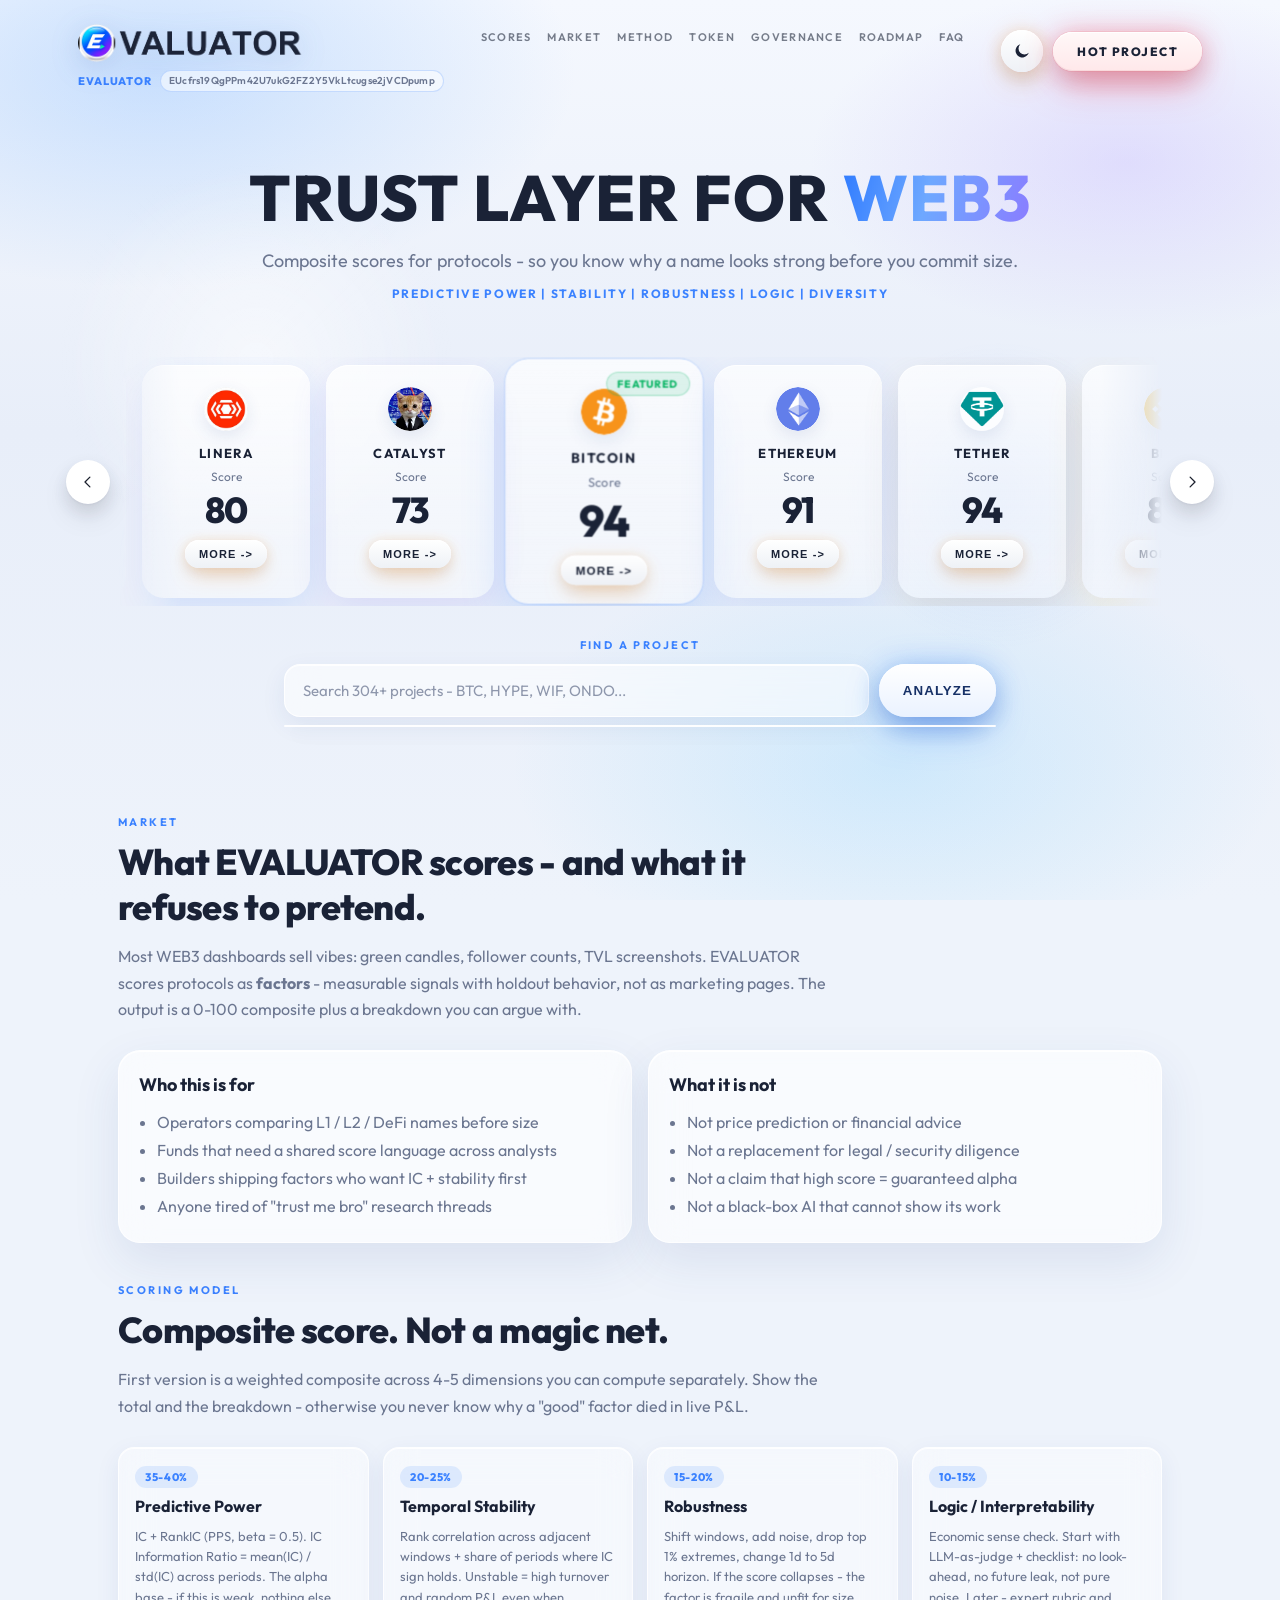
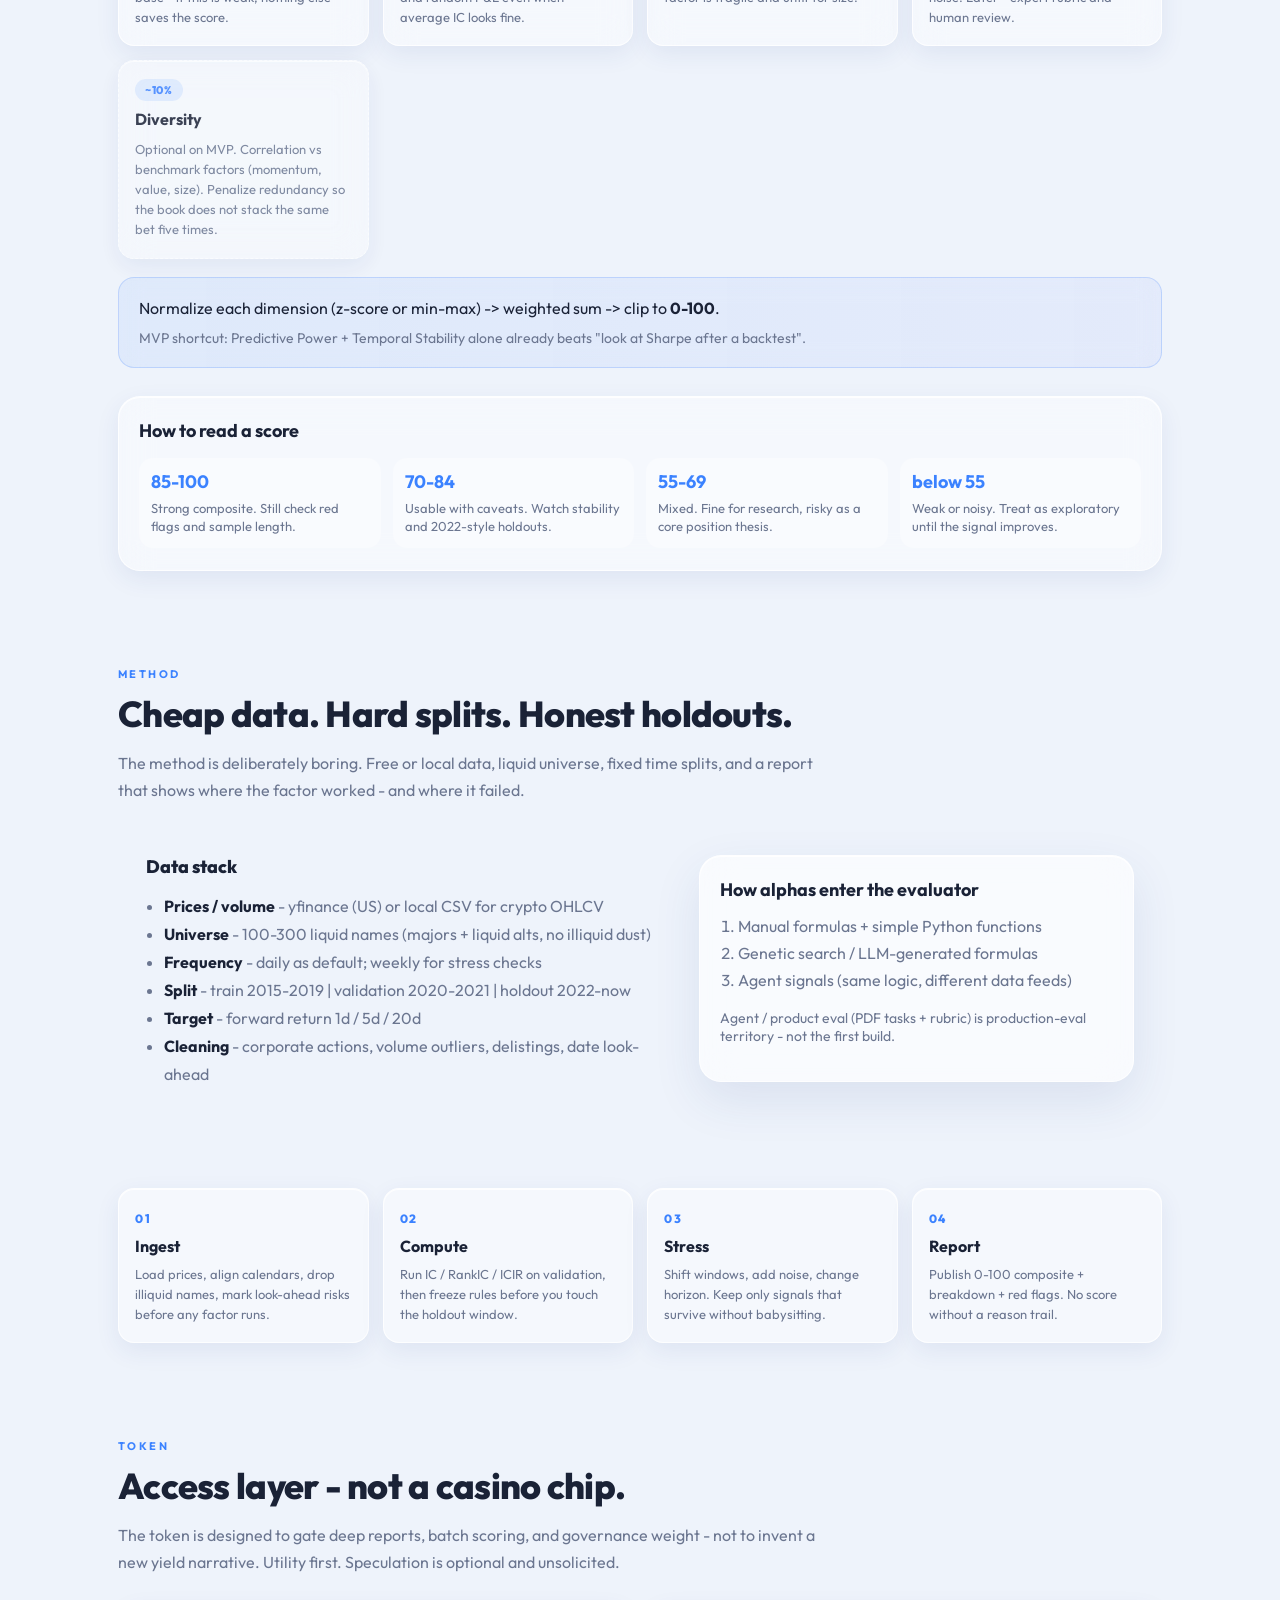
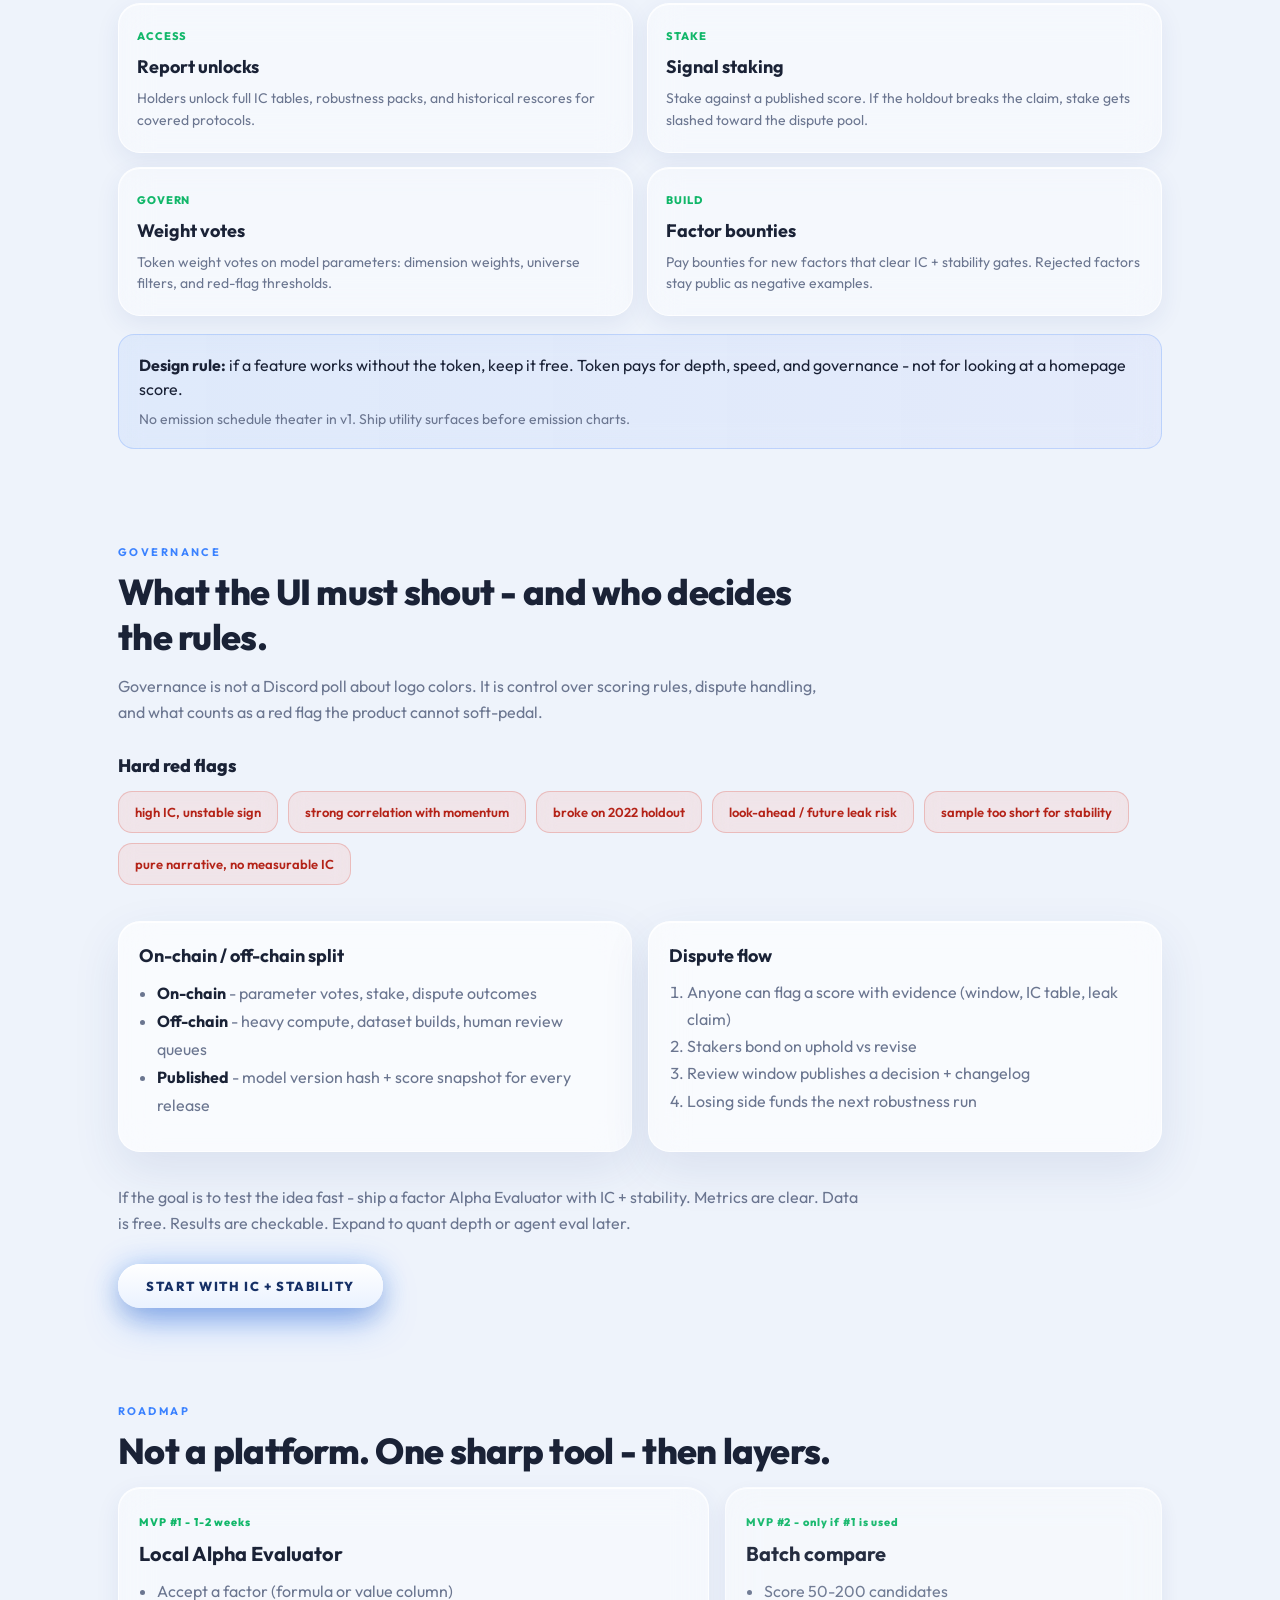
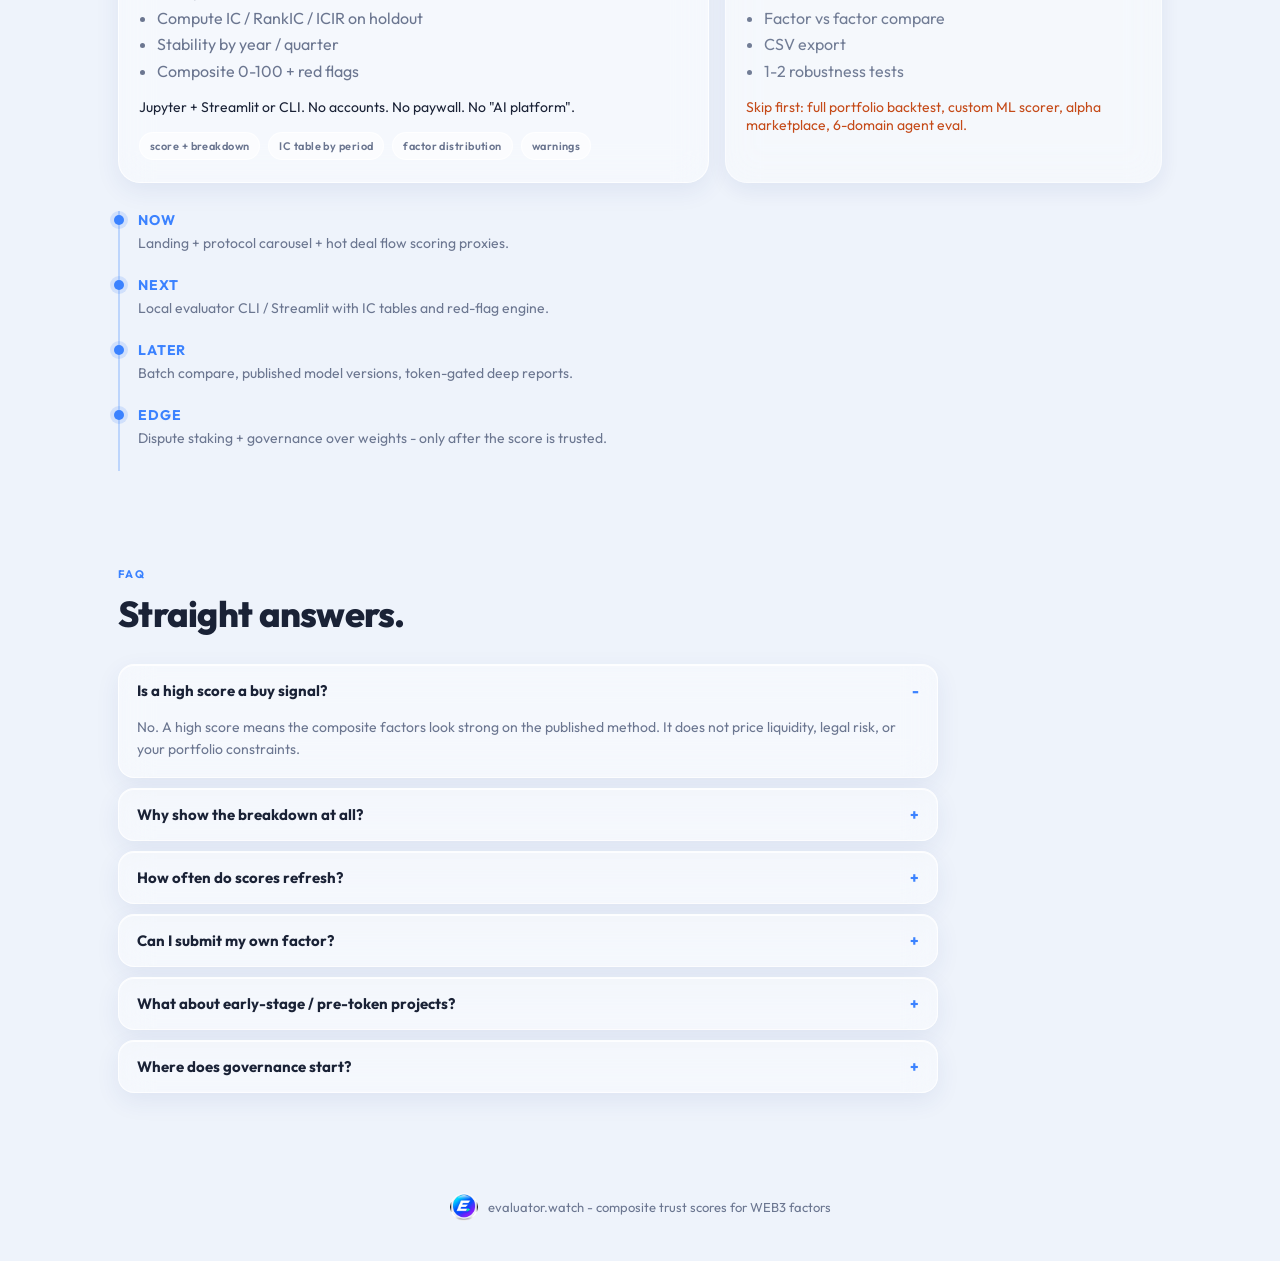
<file: index.html>
﻿<!DOCTYPE html>
<html lang="en">
<head>
  <meta charset="UTF-8" />
  <meta name="viewport" content="width=device-width, initial-scale=1" />
  <title>EVALUATOR - Trust Layer for WEB3 | evaluator.watch</title>
  <meta name="description" content="evaluator.watch - composite factor scores for WEB3 protocols: Predictive Power, Temporal Stability, Robustness, Interpretability, Governance." />
  <link rel="canonical" href="https://evaluator.watch/" />
  <link rel="preconnect" href="https://fonts.googleapis.com" />
  <link rel="preconnect" href="https://fonts.gstatic.com" crossorigin />
  <link href="https://fonts.googleapis.com/css2?family=Outfit:wght@400;500;600;700;800&display=swap" rel="stylesheet" />
  <link rel="stylesheet" href="./styles.css?v=token1" />
  <link rel="icon" href="./assets/logo.png" />
  <script>
    (() => {
      const t = localStorage.getItem("evaluator-theme") || "light";
      document.documentElement.setAttribute("data-theme", t);
    })();
  </script>
</head>
<body>
  <div class="bg-grid" aria-hidden="true"></div>
  <div class="bg-glow" aria-hidden="true"></div>

  <header class="nav">
    <a class="brand" href="#top">
      <img src="./assets/evaluator-wordmark.png" alt="EVALUATOR" class="brand-wordmark" data-wordmark />
      <span class="brand-token" id="brandToken" hidden>
        <span class="brand-ticker" id="brandTicker"></span>
        <button type="button" class="brand-ca" id="brandCa" title="Copy CA"></button>
      </span>
    </a>
    <nav class="nav-links">
      <a href="#scores">SCORES</a>
      <a href="#market">MARKET</a>
      <a href="#method">METHOD</a>
      <a href="#token">TOKEN</a>
      <a href="#governance">GOVERNANCE</a>
      <a href="#roadmap">ROADMAP</a>
      <a href="#faq">FAQ</a>
    </nav>
    <div class="nav-actions">
      <button type="button" class="btn-theme" id="themeToggle" aria-label="Toggle theme" title="Theme">
        <svg class="icon-moon" viewBox="0 0 24 24" width="18" height="18" aria-hidden="true"><path fill="currentColor" d="M21 14.3A9 9 0 1 1 9.7 3a7.2 7.2 0 1 0 11.3 11.3Z"/></svg>
        <svg class="icon-sun" viewBox="0 0 24 24" width="18" height="18" aria-hidden="true"><path fill="currentColor" d="M12 4.5a1 1 0 0 1 1 1V7a1 1 0 1 1-2 0V5.5a1 1 0 0 1 1-1Zm0 11a1 1 0 0 1 1 1V19a1 1 0 1 1-2 0v-2.5a1 1 0 0 1 1-1Zm7.5-4.5a1 1 0 0 1-1 1H17a1 1 0 1 1 0-2h1.5a1 1 0 0 1 1 1ZM8 12a1 1 0 0 1-1 1H5.5a1 1 0 1 1 0-2H7a1 1 0 0 1 1 1Zm9.07-5.07a1 1 0 0 1 0 1.41l-1.06 1.06a1 1 0 1 1-1.41-1.41l1.06-1.06a1 1 0 0 1 1.41 0ZM9.4 14.6a1 1 0 0 1 0 1.41l-1.06 1.06a1 1 0 1 1-1.41-1.41L8 14.6a1 1 0 0 1 1.41 0Zm0-7.07L8.34 6.47A1 1 0 0 1 9.75 5.06l1.06 1.06a1 1 0 0 1-1.41 1.41Zm7.07 7.07-1.06 1.06a1 1 0 1 1-1.41-1.41l1.06-1.06a1 1 0 0 1 1.41 1.41ZM12 8.5a3.5 3.5 0 1 1 0 7 3.5 3.5 0 0 1 0-7Z"/></svg>
      </button>
      <a class="btn-hot" href="./hot.html">HOT PROJECT</a>
    </div>
  </header>

  <main id="top">
    <section class="hero">
      <h1>TRUST LAYER FOR <span class="grad">WEB3</span></h1>
      <p class="hero-sub">Composite scores for protocols - so you know why a name looks strong before you commit size.</p>
      <p class="hero-meta">Predictive Power | Stability | Robustness | Logic | Diversity</p>
    </section>

    <section class="carousel-wrap" id="scores" aria-label="Protocol scores carousel">
      <button class="car-btn prev" type="button" aria-label="Previous">
        <svg viewBox="0 0 24 24" width="18" height="18" aria-hidden="true"><path d="M14.5 5.5 8 12l6.5 6.5" fill="none" stroke="currentColor" stroke-width="1.75" stroke-linecap="round" stroke-linejoin="round"/></svg>
      </button>
      <div class="carousel-viewport">
        <div class="carousel-track" id="carouselTrack"></div>
      </div>
      <button class="car-btn next" type="button" aria-label="Next">
        <svg viewBox="0 0 24 24" width="18" height="18" aria-hidden="true"><path d="M9.5 5.5 16 12l-6.5 6.5" fill="none" stroke="currentColor" stroke-width="1.75" stroke-linecap="round" stroke-linejoin="round"/></svg>
      </button>
    </section>

    <section class="search-panel" id="search">
      <p class="eyebrow center">FIND A PROJECT</p>
      <form class="search-bar" id="searchForm" autocomplete="off">
        <input
          id="searchInput"
          type="search"
          placeholder="Search projects - BTC, HYPE, WIF, ONDO..."
          aria-label="Search project"
          autocomplete="off"
          enterkeyhint="search"
        />
        <button type="submit">ANALYZE</button>
      </form>
      <div class="suggest" id="suggest" hidden></div>
      <div class="analysis" id="analysis" hidden></div>
    </section>

    <section class="panel" id="market">
      <div class="panel-head">
        <p class="eyebrow">MARKET</p>
        <h2>What EVALUATOR scores - and what it refuses to pretend.</h2>
        <p class="lead">
          Most WEB3 dashboards sell vibes: green candles, follower counts, TVL screenshots.
          EVALUATOR scores protocols as <strong>factors</strong> - measurable signals with holdout behavior,
          not as marketing pages. The output is a 0-100 composite plus a breakdown you can argue with.
        </p>
      </div>

      <div class="info-grid">
        <article class="glass-box">
          <h3>Who this is for</h3>
          <ul class="bullets">
            <li>Operators comparing L1 / L2 / DeFi names before size</li>
            <li>Funds that need a shared score language across analysts</li>
            <li>Builders shipping factors who want IC + stability first</li>
            <li>Anyone tired of "trust me bro" research threads</li>
          </ul>
        </article>
        <article class="glass-box">
          <h3>What it is not</h3>
          <ul class="bullets">
            <li>Not price prediction or financial advice</li>
            <li>Not a replacement for legal / security diligence</li>
            <li>Not a claim that high score = guaranteed alpha</li>
            <li>Not a black-box AI that cannot show its work</li>
          </ul>
        </article>
      </div>

      <div class="panel-head tight">
        <p class="eyebrow">SCORING MODEL</p>
        <h2>Composite score. Not a magic net.</h2>
        <p class="lead">
          First version is a weighted composite across 4-5 dimensions you can compute separately.
          Show the total and the breakdown - otherwise you never know why a "good" factor died in live P&amp;L.
        </p>
      </div>

      <div class="dims">
        <article class="dim">
          <div class="dim-top">
            <span class="dim-w">35-40%</span>
            <h3>Predictive Power</h3>
          </div>
          <p>IC + RankIC (PPS, beta = 0.5). IC Information Ratio = mean(IC) / std(IC) across periods. The alpha base - if this is weak, nothing else saves the score.</p>
        </article>
        <article class="dim">
          <div class="dim-top">
            <span class="dim-w">20-25%</span>
            <h3>Temporal Stability</h3>
          </div>
          <p>Rank correlation across adjacent windows + share of periods where IC sign holds. Unstable = high turnover and random P&amp;L even when average IC looks fine.</p>
        </article>
        <article class="dim">
          <div class="dim-top">
            <span class="dim-w">15-20%</span>
            <h3>Robustness</h3>
          </div>
          <p>Shift windows, add noise, drop top 1% extremes, change 1d to 5d horizon. If the score collapses - the factor is fragile and unfit for size.</p>
        </article>
        <article class="dim">
          <div class="dim-top">
            <span class="dim-w">10-15%</span>
            <h3>Logic / Interpretability</h3>
          </div>
          <p>Economic sense check. Start with LLM-as-judge + checklist: no look-ahead, no future leak, not pure noise. Later - expert rubric and human review.</p>
        </article>
        <article class="dim optional">
          <div class="dim-top">
            <span class="dim-w">~10%</span>
            <h3>Diversity</h3>
          </div>
          <p>Optional on MVP. Correlation vs benchmark factors (momentum, value, size). Penalize redundancy so the book does not stack the same bet five times.</p>
        </article>
      </div>

      <div class="formula">
        <p>Normalize each dimension (z-score or min-max) -> weighted sum -> clip to <strong>0-100</strong>.</p>
        <p class="muted">MVP shortcut: Predictive Power + Temporal Stability alone already beats "look at Sharpe after a backtest".</p>
      </div>

      <div class="readout">
        <h3>How to read a score</h3>
        <div class="readout-grid">
          <div class="readout-item">
            <strong>85-100</strong>
            <span>Strong composite. Still check red flags and sample length.</span>
          </div>
          <div class="readout-item">
            <strong>70-84</strong>
            <span>Usable with caveats. Watch stability and 2022-style holdouts.</span>
          </div>
          <div class="readout-item">
            <strong>55-69</strong>
            <span>Mixed. Fine for research, risky as a core position thesis.</span>
          </div>
          <div class="readout-item">
            <strong>below 55</strong>
            <span>Weak or noisy. Treat as exploratory until the signal improves.</span>
          </div>
        </div>
      </div>
    </section>

    <section class="panel" id="method">
      <div class="panel-head">
        <p class="eyebrow">METHOD</p>
        <h2>Cheap data. Hard splits. Honest holdouts.</h2>
        <p class="lead">
          The method is deliberately boring. Free or local data, liquid universe, fixed time splits,
          and a report that shows where the factor worked - and where it failed.
        </p>
      </div>

      <div class="panel split">
        <div>
          <h3 class="subhead">Data stack</h3>
          <ul class="bullets">
            <li><strong>Prices / volume</strong> - yfinance (US) or local CSV for crypto OHLCV</li>
            <li><strong>Universe</strong> - 100-300 liquid names (majors + liquid alts, no illiquid dust)</li>
            <li><strong>Frequency</strong> - daily as default; weekly for stress checks</li>
            <li><strong>Split</strong> - train 2015-2019 | validation 2020-2021 | holdout 2022-now</li>
            <li><strong>Target</strong> - forward return 1d / 5d / 20d</li>
            <li><strong>Cleaning</strong> - corporate actions, volume outliers, delistings, date look-ahead</li>
          </ul>
        </div>
        <div class="glass-box">
          <h3>How alphas enter the evaluator</h3>
          <ol>
            <li>Manual formulas + simple Python functions</li>
            <li>Genetic search / LLM-generated formulas</li>
            <li>Agent signals (same logic, different data feeds)</li>
          </ol>
          <p class="muted">Agent / product eval (PDF tasks + rubric) is production-eval territory - not the first build.</p>
        </div>
      </div>

      <div class="steps">
        <article class="step">
          <span class="step-n">01</span>
          <h3>Ingest</h3>
          <p>Load prices, align calendars, drop illiquid names, mark look-ahead risks before any factor runs.</p>
        </article>
        <article class="step">
          <span class="step-n">02</span>
          <h3>Compute</h3>
          <p>Run IC / RankIC / ICIR on validation, then freeze rules before you touch the holdout window.</p>
        </article>
        <article class="step">
          <span class="step-n">03</span>
          <h3>Stress</h3>
          <p>Shift windows, add noise, change horizon. Keep only signals that survive without babysitting.</p>
        </article>
        <article class="step">
          <span class="step-n">04</span>
          <h3>Report</h3>
          <p>Publish 0-100 composite + breakdown + red flags. No score without a reason trail.</p>
        </article>
      </div>
    </section>

    <section class="panel" id="token">
      <div class="panel-head">
        <p class="eyebrow">TOKEN</p>
        <h2>Access layer - not a casino chip.</h2>
        <p class="lead">
          The token is designed to gate deep reports, batch scoring, and governance weight -
          not to invent a new yield narrative. Utility first. Speculation is optional and unsolicited.
        </p>
      </div>

      <div class="token-grid">
        <article class="token-card">
          <span class="tag">ACCESS</span>
          <h3>Report unlocks</h3>
          <p>Holders unlock full IC tables, robustness packs, and historical rescores for covered protocols.</p>
        </article>
        <article class="token-card">
          <span class="tag">STAKE</span>
          <h3>Signal staking</h3>
          <p>Stake against a published score. If the holdout breaks the claim, stake gets slashed toward the dispute pool.</p>
        </article>
        <article class="token-card">
          <span class="tag">GOVERN</span>
          <h3>Weight votes</h3>
          <p>Token weight votes on model parameters: dimension weights, universe filters, and red-flag thresholds.</p>
        </article>
        <article class="token-card">
          <span class="tag">BUILD</span>
          <h3>Factor bounties</h3>
          <p>Pay bounties for new factors that clear IC + stability gates. Rejected factors stay public as negative examples.</p>
        </article>
      </div>

      <div class="formula">
        <p><strong>Design rule:</strong> if a feature works without the token, keep it free. Token pays for depth, speed, and governance - not for looking at a homepage score.</p>
        <p class="muted">No emission schedule theater in v1. Ship utility surfaces before emission charts.</p>
      </div>
    </section>

    <section class="panel flags" id="governance">
      <div class="panel-head">
        <p class="eyebrow">GOVERNANCE</p>
        <h2>What the UI must shout - and who decides the rules.</h2>
        <p class="lead">
          Governance is not a Discord poll about logo colors. It is control over scoring rules,
          dispute handling, and what counts as a red flag the product cannot soft-pedal.
        </p>
      </div>

      <h3 class="subhead">Hard red flags</h3>
      <div class="flag-row">
        <div class="flag">high IC, unstable sign</div>
        <div class="flag">strong correlation with momentum</div>
        <div class="flag">broke on 2022 holdout</div>
        <div class="flag">look-ahead / future leak risk</div>
        <div class="flag">sample too short for stability</div>
        <div class="flag">pure narrative, no measurable IC</div>
      </div>

      <div class="info-grid">
        <article class="glass-box">
          <h3>On-chain / off-chain split</h3>
          <ul class="bullets">
            <li><strong>On-chain</strong> - parameter votes, stake, dispute outcomes</li>
            <li><strong>Off-chain</strong> - heavy compute, dataset builds, human review queues</li>
            <li><strong>Published</strong> - model version hash + score snapshot for every release</li>
          </ul>
        </article>
        <article class="glass-box">
          <h3>Dispute flow</h3>
          <ol>
            <li>Anyone can flag a score with evidence (window, IC table, leak claim)</li>
            <li>Stakers bond on uphold vs revise</li>
            <li>Review window publishes a decision + changelog</li>
            <li>Losing side funds the next robustness run</li>
          </ol>
        </article>
      </div>

      <p class="lead tight">
        If the goal is to test the idea fast - ship a factor Alpha Evaluator with IC + stability.
        Metrics are clear. Data is free. Results are checkable. Expand to quant depth or agent eval later.
      </p>
      <a class="btn-support big" href="#search">START WITH IC + STABILITY</a>
    </section>

    <section class="panel" id="roadmap">
      <p class="eyebrow">ROADMAP</p>
      <h2>Not a platform. One sharp tool - then layers.</h2>
      <div class="mvp-grid">
        <article class="mvp-card">
          <span class="tag">MVP #1 - 1-2 weeks</span>
          <h3>Local Alpha Evaluator</h3>
          <ul>
            <li>Accept a factor (formula or value column)</li>
            <li>Compute IC / RankIC / ICIR on holdout</li>
            <li>Stability by year / quarter</li>
            <li>Composite 0-100 + red flags</li>
          </ul>
          <p class="stack">Jupyter + Streamlit or CLI. No accounts. No paywall. No "AI platform".</p>
          <div class="screen-bits">
            <span>score + breakdown</span>
            <span>IC table by period</span>
            <span>factor distribution</span>
            <span>warnings</span>
          </div>
        </article>
        <article class="mvp-card soft">
          <span class="tag">MVP #2 - only if #1 is used</span>
          <h3>Batch compare</h3>
          <ul>
            <li>Score 50-200 candidates</li>
            <li>Factor vs factor compare</li>
            <li>CSV export</li>
            <li>1-2 robustness tests</li>
          </ul>
          <p class="stack warn">Skip first: full portfolio backtest, custom ML scorer, alpha marketplace, 6-domain agent eval.</p>
        </article>
      </div>

      <div class="timeline">
        <article class="tl-item">
          <span class="tl-dot"></span>
          <div>
            <strong>Now</strong>
            <p>Landing + protocol carousel + hot deal flow scoring proxies.</p>
          </div>
        </article>
        <article class="tl-item">
          <span class="tl-dot"></span>
          <div>
            <strong>Next</strong>
            <p>Local evaluator CLI / Streamlit with IC tables and red-flag engine.</p>
          </div>
        </article>
        <article class="tl-item">
          <span class="tl-dot"></span>
          <div>
            <strong>Later</strong>
            <p>Batch compare, published model versions, token-gated deep reports.</p>
          </div>
        </article>
        <article class="tl-item">
          <span class="tl-dot"></span>
          <div>
            <strong>Edge</strong>
            <p>Dispute staking + governance over weights - only after the score is trusted.</p>
          </div>
        </article>
      </div>
    </section>

    <section class="panel" id="faq">
      <div class="panel-head">
        <p class="eyebrow">FAQ</p>
        <h2>Straight answers.</h2>
      </div>

      <div class="faq-list">
        <details class="faq-item" open>
          <summary>Is a high score a buy signal?</summary>
          <p>No. A high score means the composite factors look strong on the published method. It does not price liquidity, legal risk, or your portfolio constraints.</p>
        </details>
        <details class="faq-item">
          <summary>Why show the breakdown at all?</summary>
          <p>Because a single number without IC / stability / robustness is how people ship factors that die in the first live month. Breakdown is the product.</p>
        </details>
        <details class="faq-item">
          <summary>How often do scores refresh?</summary>
          <p>Protocol carousel scores refresh when the model version changes. Hot Project deal scores refresh with the fundraising scrape (see updated timestamp on that page).</p>
        </details>
        <details class="faq-item">
          <summary>Can I submit my own factor?</summary>
          <p>That is the MVP #1 path: local evaluator first. Public submissions come after we can score batches without turning the site into a spam sink.</p>
        </details>
        <details class="faq-item">
          <summary>What about early-stage / pre-token projects?</summary>
          <p>They use investor / raise / sector proxies until IC history exists. Expect wider confidence bands and more red flags - that is honest, not broken.</p>
        </details>
        <details class="faq-item">
          <summary>Where does governance start?</summary>
          <p>After the score language is stable. Early governance without a trusted model is just costume politics.</p>
        </details>
      </div>
    </section>
  </main>

  <footer class="foot">
    <img src="./assets/logo.png" alt="" width="28" height="28" />
    <span>evaluator.watch - composite trust scores for WEB3 factors</span>
  </footer>

  <script src="./token.js"></script>
  <script src="./theme.js"></script>
  <script src="./cursor.js?v=2"></script>
  <script src="./app.js?v=clean1"></script>
</body>
</html>
</file>
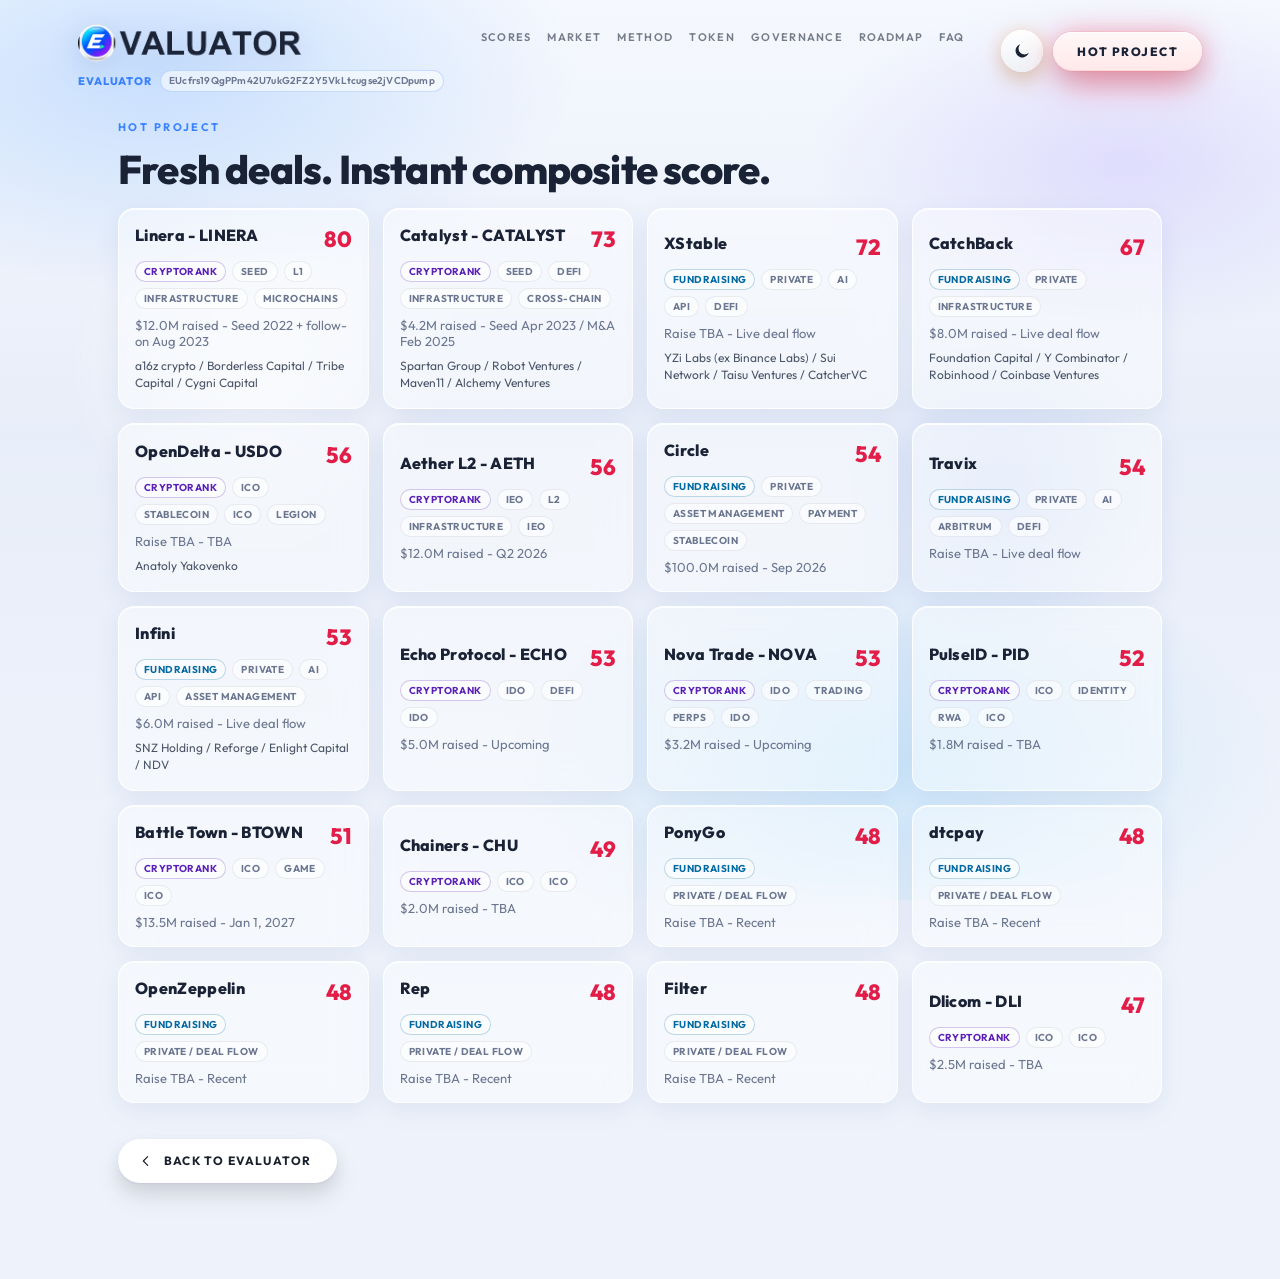
<file: hot.html>
<!DOCTYPE html>
<html lang="en">
<head>
  <meta charset="UTF-8" />
  <meta name="viewport" content="width=device-width, initial-scale=1" />
  <title>HOT PROJECT - EVALUATOR | evaluator.watch</title>
  <link rel="canonical" href="https://evaluator.watch/hot.html" />
  <link rel="preconnect" href="https://fonts.googleapis.com" />
  <link rel="preconnect" href="https://fonts.gstatic.com" crossorigin />
  <link href="https://fonts.googleapis.com/css2?family=Outfit:wght@400;500;600;700;800&display=swap" rel="stylesheet" />
  <link rel="stylesheet" href="./styles.css?v=token1" />
  <link rel="icon" href="./assets/logo.png" />
  <script>
    (() => {
      const t = localStorage.getItem("evaluator-theme") || "light";
      document.documentElement.setAttribute("data-theme", t);
    })();
  </script>
</head>
<body>
  <div class="bg-grid" aria-hidden="true"></div>
  <div class="bg-glow" aria-hidden="true"></div>

  <header class="nav">
    <a class="brand" href="./index.html">
      <img src="./assets/evaluator-wordmark.png" alt="EVALUATOR" class="brand-wordmark" data-wordmark />
      <span class="brand-token" id="brandToken" hidden>
        <span class="brand-ticker" id="brandTicker"></span>
        <button type="button" class="brand-ca" id="brandCa" title="Copy CA"></button>
      </span>
    </a>
    <nav class="nav-links">
      <a href="./index.html#scores">SCORES</a>
      <a href="./index.html#market">MARKET</a>
      <a href="./index.html#method">METHOD</a>
      <a href="./index.html#token">TOKEN</a>
      <a href="./index.html#governance">GOVERNANCE</a>
      <a href="./index.html#roadmap">ROADMAP</a>
      <a href="./index.html#faq">FAQ</a>
    </nav>
    <div class="nav-actions">
      <button type="button" class="btn-theme" id="themeToggle" aria-label="Toggle theme" title="Theme">
        <svg class="icon-moon" viewBox="0 0 24 24" width="18" height="18" aria-hidden="true"><path fill="currentColor" d="M21 14.3A9 9 0 1 1 9.7 3a7.2 7.2 0 1 0 11.3 11.3Z"/></svg>
        <svg class="icon-sun" viewBox="0 0 24 24" width="18" height="18" aria-hidden="true"><path fill="currentColor" d="M12 4.5a1 1 0 0 1 1 1V7a1 1 0 1 1-2 0V5.5a1 1 0 0 1 1-1Zm0 11a1 1 0 0 1 1 1V19a1 1 0 1 1-2 0v-2.5a1 1 0 0 1 1-1Zm7.5-4.5a1 1 0 0 1-1 1H17a1 1 0 1 1 0-2h1.5a1 1 0 0 1 1 1ZM8 12a1 1 0 0 1-1 1H5.5a1 1 0 1 1 0-2H7a1 1 0 0 1 1 1Zm9.07-5.07a1 1 0 0 1 0 1.41l-1.06 1.06a1 1 0 1 1-1.41-1.41l1.06-1.06a1 1 0 0 1 1.41 0ZM9.4 14.6a1 1 0 0 1 0 1.41l-1.06 1.06a1 1 0 1 1-1.41-1.41L8 14.6a1 1 0 0 1 1.41 0Zm0-7.07L8.34 6.47A1 1 0 0 1 9.75 5.06l1.06 1.06a1 1 0 0 1-1.41 1.41Zm7.07 7.07-1.06 1.06a1 1 0 1 1-1.41-1.41l1.06-1.06a1 1 0 0 1 1.41 1.41ZM12 8.5a3.5 3.5 0 1 1 0 7 3.5 3.5 0 0 1 0-7Z"/></svg>
      </button>
      <a class="btn-hot" href="./hot.html">HOT PROJECT</a>
    </div>
  </header>

  <main class="panel hot-page">
    <p class="eyebrow">HOT PROJECT</p>
    <h1 class="hot-page-title">Fresh deals. Instant composite score.</h1>

    <div class="hot-grid" id="hotGrid"></div>
    <div class="analysis" id="hotAnalysis" hidden></div>

    <p class="back-wrap">
      <a class="btn-back" href="./index.html">
        <svg viewBox="0 0 24 24" width="16" height="16" aria-hidden="true"><path d="M14.5 5.5 8 12l6.5 6.5" fill="none" stroke="currentColor" stroke-width="1.75" stroke-linecap="round" stroke-linejoin="round"/></svg>
        <span>BACK TO EVALUATOR</span>
      </a>
    </p>
  </main>

  <script src="./token.js"></script>
  <script src="./theme.js"></script>
  <script src="./cursor.js?v=2"></script>
  <script src="./hot.js"></script>
</body>
</html>
</file>
<file: styles.css>
:root {
  --bg: #eef3fb;
  --bg-2: #f7f9fd;
  --text: #1a2236;
  --muted: #6b7690;
  --line: rgba(255, 255, 255, 0.55);
  --line-soft: rgba(26, 34, 54, 0.08);
  --glass: rgba(255, 255, 255, 0.42);
  --glass-strong: rgba(255, 255, 255, 0.62);
  --cyan: #2f7bff;
  --purple: #6b8cff;
  --blue: #3b82ff;
  --blue-hot: #1e6fff;
  --green: #12b76a;
  --green-glow: rgba(18, 183, 106, 0.28);
  --orange: #f7931a;
  --pink: #ff4db8;
  --shadow: 0 18px 48px rgba(40, 70, 140, 0.1);
  --shadow-sm: 0 8px 24px rgba(40, 70, 140, 0.08);
  --font: "Outfit", system-ui, sans-serif;
  --radius: 22px;
  --radius-sm: 16px;
  --nav-link: rgba(26, 34, 54, 0.58);
  --glass-card: linear-gradient(180deg, rgba(255, 255, 255, 0.72), rgba(255, 255, 255, 0.38));
  --input-bg: rgba(255, 255, 255, 0.55);
}

* { box-sizing: border-box; }
html { scroll-behavior: smooth; }
body {
  margin: 0;
  min-height: 100vh;
  font-family: var(--font);
  color: var(--text);
  background: var(--bg);
  overflow-x: hidden;
}

a { color: inherit; text-decoration: none; }
img { display: block; max-width: 100%; }

.bg-grid {
  position: fixed;
  inset: 0;
  z-index: 0;
  pointer-events: none;
  background:
    radial-gradient(ellipse 55% 40% at 12% 8%, rgba(120, 180, 255, 0.35), transparent 60%),
    radial-gradient(ellipse 45% 35% at 88% 18%, rgba(180, 160, 255, 0.28), transparent 55%),
    radial-gradient(ellipse 50% 40% at 70% 85%, rgba(100, 200, 255, 0.22), transparent 60%),
    linear-gradient(180deg, #f5f8fe 0%, #e8eef9 48%, #eef3fb 100%);
  opacity: 1;
  transform: none;
}

.bg-glow {
  position: fixed;
  inset: 0;
  z-index: 0;
  pointer-events: none;
  background:
    radial-gradient(circle 280px at 20% 40%, rgba(255, 255, 255, 0.55), transparent 70%),
    radial-gradient(circle 220px at 78% 55%, rgba(90, 150, 255, 0.12), transparent 70%);
}

.nav, main, .foot { position: relative; z-index: 1; }

.nav {
  display: flex;
  align-items: flex-start;
  justify-content: space-between;
  gap: 24px;
  max-width: 1180px;
  margin: 0 auto;
  padding: 22px 28px 0;
  overflow: visible;
}

.nav-links,
.nav-actions {
  padding-top: 8px;
}

.brand {
  display: flex;
  flex-direction: column;
  align-items: flex-start;
  gap: 6px;
  text-decoration: none;
}

.brand-wordmark {
  height: 42px;
  width: auto;
  object-fit: contain;
  filter: drop-shadow(0 6px 14px rgba(60, 100, 180, 0.18));
}

.brand-token {
  display: inline-flex;
  align-items: center;
  gap: 8px;
  max-width: min(520px, 92vw);
  flex-wrap: wrap;
}

.brand-ticker {
  font-size: 11px;
  font-weight: 800;
  letter-spacing: 0.08em;
  color: var(--blue);
}

.brand-ca {
  appearance: none;
  border: 1px solid rgba(47, 123, 255, 0.22);
  background: rgba(255, 255, 255, 0.55);
  color: var(--muted);
  font: inherit;
  font-size: 10px;
  font-weight: 600;
  letter-spacing: 0.02em;
  padding: 4px 8px;
  border-radius: 999px;
  cursor: pointer;
  line-height: 1.2;
  backdrop-filter: blur(10px);
  transition: color 0.15s ease, border-color 0.15s ease, background 0.15s ease;
  word-break: break-all;
  text-align: left;
  max-width: 100%;
}

.brand-ca:hover:not(:disabled) {
  color: var(--text);
  border-color: rgba(47, 123, 255, 0.45);
  background: rgba(255, 255, 255, 0.8);
}

.brand-ca:disabled {
  cursor: default;
  opacity: 0.72;
}

[data-theme="dark"] .brand-ca {
  background: rgba(255, 255, 255, 0.06);
  border-color: rgba(255, 255, 255, 0.12);
  color: var(--muted);
}

[data-theme="dark"] .brand-ca:hover:not(:disabled) {
  background: rgba(255, 255, 255, 0.1);
  color: var(--text);
  border-color: rgba(90, 160, 255, 0.35);
}

.nav-links {
  display: flex;
  flex-wrap: wrap;
  justify-content: center;
  gap: 16px;
  font-size: 11px;
  font-weight: 600;
  letter-spacing: 0.12em;
  color: var(--nav-link);
}

.nav-links a:hover { color: var(--text); }

.nav-actions {
  display: inline-flex;
  align-items: center;
  gap: 10px;
}

.btn-theme {
  display: inline-flex;
  align-items: center;
  justify-content: center;
  width: 42px;
  height: 42px;
  border-radius: 999px;
  border: 0;
  background: linear-gradient(180deg, #ffffff 0%, #eef1f6 100%);
  color: var(--text);
  cursor: pointer;
  box-shadow:
    inset 0 1px 0 rgba(255, 255, 255, 0.95),
    0 8px 18px rgba(20, 24, 40, 0.1),
    0 14px 30px -8px rgba(255, 160, 60, 0.45),
    0 0 18px rgba(255, 170, 80, 0.28);
  transition: transform 0.2s ease, box-shadow 0.2s ease;
}

.btn-theme:hover {
  transform: translateY(-2px);
  box-shadow:
    inset 0 1px 0 #fff,
    0 10px 22px rgba(20, 24, 40, 0.12),
    0 18px 36px -6px rgba(255, 160, 60, 0.55),
    0 0 24px rgba(255, 170, 80, 0.38);
}

.btn-theme .icon-sun { display: none; }
.btn-theme .icon-moon { display: block; }

[data-theme="dark"] .btn-theme .icon-sun { display: block; }
[data-theme="dark"] .btn-theme .icon-moon { display: none; }

.btn-hot {
  position: relative;
  display: inline-flex;
  align-items: center;
  justify-content: center;
  padding: 12px 24px;
  border-radius: 999px;
  border: 0;
  background: linear-gradient(180deg, #fff8f8 0%, #ffe8ea 100%);
  color: #1a2236;
  font-size: 12px;
  font-weight: 800;
  letter-spacing: 0.12em;
  text-decoration: none;
  box-shadow:
    inset 0 1px 0 rgba(255, 255, 255, 0.95),
    inset 0 -1px 0 rgba(180, 40, 60, 0.08),
    0 10px 22px rgba(20, 24, 40, 0.1),
    0 0 0 1px rgba(255, 120, 130, 0.18),
    0 16px 36px -6px rgba(255, 70, 90, 0.55),
    0 0 28px rgba(255, 90, 110, 0.35);
  transition: transform 0.2s ease, box-shadow 0.2s ease;
}

.btn-hot:hover {
  transform: translateY(-2px);
  box-shadow:
    inset 0 1px 0 rgba(255, 255, 255, 1),
    0 14px 26px rgba(20, 24, 40, 0.12),
    0 0 0 1px rgba(255, 120, 130, 0.28),
    0 20px 44px -4px rgba(255, 70, 90, 0.65),
    0 0 36px rgba(255, 90, 110, 0.45);
}

.btn-back {
  display: inline-flex;
  align-items: center;
  justify-content: center;
  gap: 10px;
  padding: 14px 26px 14px 20px;
  border-radius: 999px;
  border: 0;
  background: #ffffff;
  color: #1a1f2c;
  font-size: 12px;
  font-weight: 700;
  letter-spacing: 0.1em;
  box-shadow:
    0 1px 2px rgba(30, 40, 60, 0.06),
    0 8px 18px rgba(40, 50, 70, 0.12),
    0 14px 28px rgba(60, 50, 40, 0.08);
  transition: transform 0.18s ease, box-shadow 0.18s ease;
}

.btn-back svg {
  flex-shrink: 0;
  display: block;
}

.btn-back:hover {
  transform: translateY(-1px);
  box-shadow:
    0 2px 4px rgba(30, 40, 60, 0.08),
    0 10px 22px rgba(40, 50, 70, 0.14),
    0 16px 32px rgba(60, 50, 40, 0.1);
}

.back-wrap {
  margin-top: 36px;
}

.btn-support {
  display: inline-flex;
  align-items: center;
  justify-content: center;
  padding: 12px 24px;
  border-radius: 999px;
  border: 0;
  background: linear-gradient(180deg, #ffffff 0%, #eaf2ff 100%);
  color: #163066;
  font-size: 12px;
  font-weight: 800;
  letter-spacing: 0.12em;
  box-shadow:
    inset 0 1px 0 rgba(255, 255, 255, 0.95),
    0 10px 22px rgba(20, 24, 40, 0.1),
    0 16px 36px -6px rgba(47, 123, 255, 0.5),
    0 0 28px rgba(80, 150, 255, 0.35);
  transition: transform 0.2s ease, box-shadow 0.2s ease;
}

.btn-support:hover {
  transform: translateY(-2px);
  box-shadow:
    inset 0 1px 0 #fff,
    0 14px 26px rgba(20, 24, 40, 0.12),
    0 20px 44px -4px rgba(47, 123, 255, 0.6),
    0 0 36px rgba(80, 150, 255, 0.45);
}

.btn-support.big {
  margin-top: 28px;
  padding: 14px 28px;
  font-size: 13px;
}

.hero {
  text-align: center;
  padding: 72px 24px 36px;
}

.hero h1 {
  margin: 0;
  font-size: clamp(36px, 6vw, 64px);
  font-weight: 800;
  letter-spacing: 0.02em;
  line-height: 1.05;
  color: var(--text);
}

.grad {
  background: linear-gradient(105deg, #2f7bff 0%, #6ea8ff 45%, #8b7bff 100%);
  -webkit-background-clip: text;
  background-clip: text;
  color: transparent;
}

.hero-sub {
  margin: 18px 0 0;
  color: var(--muted);
  font-size: clamp(15px, 2vw, 18px);
  font-weight: 400;
}

.scores {
  display: none;
}

.carousel-wrap {
  display: grid;
  grid-template-columns: 44px 1fr 44px;
  gap: 8px;
  align-items: center;
  max-width: 1180px;
  margin: 0 auto;
  padding: 20px 16px 32px;
  border: 0;
  background: transparent;
  box-shadow: none;
}

.carousel-viewport {
  overflow: hidden;
  border: 0;
  box-shadow: none;
  background: transparent;
  -webkit-mask-image: linear-gradient(90deg, transparent, #000 6%, #000 94%, transparent);
  mask-image: linear-gradient(90deg, transparent, #000 6%, #000 94%, transparent);
}

.carousel-track {
  display: flex;
  gap: 16px;
  width: max-content;
  will-change: transform;
  border: 0;
  padding: 8px 4px;
}

.car-btn {
  width: 44px;
  height: 44px;
  border-radius: 50%;
  border: 0;
  display: inline-flex;
  align-items: center;
  justify-content: center;
  padding: 0;
  background: #ffffff;
  color: #1a1f2c;
  cursor: pointer;
  box-shadow:
    0 1px 2px rgba(30, 40, 60, 0.06),
    0 8px 18px rgba(40, 50, 70, 0.12),
    0 14px 28px rgba(60, 50, 40, 0.08);
  transition: transform 0.18s ease, box-shadow 0.18s ease;
}

.car-btn svg {
  display: block;
  pointer-events: none;
}

.car-btn:hover {
  transform: translateY(-1px) scale(1.03);
  box-shadow:
    0 2px 4px rgba(30, 40, 60, 0.08),
    0 10px 22px rgba(40, 50, 70, 0.14),
    0 16px 32px rgba(60, 50, 40, 0.1);
}

.car-btn:active {
  transform: translateY(0) scale(0.98);
}

.score-card {
  position: relative;
  flex: 0 0 168px;
  display: flex;
  flex-direction: column;
  align-items: center;
  gap: 8px;
  padding: 22px 14px 18px;
  border-radius: var(--radius);
  background: var(--glass-card);
  border: 0;
  outline: none;
  backdrop-filter: blur(18px) saturate(1.25);
  -webkit-backdrop-filter: blur(18px) saturate(1.25);
  box-shadow:
    inset 0 1px 0 rgba(255, 255, 255, 0.75),
    0 14px 36px color-mix(in srgb, var(--tint, #3b82ff) 14%, transparent);
  transition: transform 0.25s ease, box-shadow 0.25s ease;
}

.score-card .coin {
  width: 44px;
  height: 44px;
  border-radius: 50%;
  display: grid;
  place-items: center;
  font-weight: 800;
  font-size: 18px;
  overflow: hidden;
  background: rgba(255, 255, 255, 0.7);
  box-shadow: 0 6px 16px rgba(40, 70, 140, 0.1);
}

.score-card .coin img {
  width: 44px;
  height: 44px;
  object-fit: cover;
  border-radius: 50%;
  display: block;
}

.score-card .coin.big {
  width: 56px;
  height: 56px;
  font-size: 22px;
}

.score-card .coin.big img {
  width: 56px;
  height: 56px;
}

.suggest-left {
  display: inline-flex;
  align-items: center;
  gap: 10px;
}

.suggest-left img {
  border-radius: 50%;
  background: rgba(255, 255, 255, 0.7);
}

.score-card.featured {
  flex-basis: 188px;
  padding-top: 28px;
  transform: scale(1.05);
  border: 0;
  box-shadow:
    inset 0 1px 0 rgba(255, 255, 255, 0.95),
    0 0 0 1px rgba(59, 130, 255, 0.18),
    0 18px 44px rgba(59, 130, 255, 0.22);
}

.score-card .more {
  margin-top: 4px;
  font-size: 11px;
  font-weight: 700;
  letter-spacing: 0.1em;
  color: var(--text);
  padding: 8px 14px;
  border-radius: 999px;
  border: 0;
  background: linear-gradient(180deg, #ffffff 0%, #eef1f6 100%);
  box-shadow:
    inset 0 1px 0 #fff,
    0 6px 14px rgba(20, 24, 40, 0.08),
    0 10px 22px -6px rgba(255, 160, 60, 0.4),
    0 0 12px rgba(255, 170, 80, 0.2);
  cursor: pointer;
  transition: transform 0.2s ease, box-shadow 0.2s ease;
}

.score-card .more:hover {
  transform: translateY(-1px);
  box-shadow:
    inset 0 1px 0 #fff,
    0 8px 18px rgba(20, 24, 40, 0.1),
    0 14px 28px -4px rgba(255, 160, 60, 0.5),
    0 0 16px rgba(255, 170, 80, 0.3);
}

.featured-badge {
  position: absolute;
  top: 12px;
  right: 12px;
  padding: 4px 10px;
  border-radius: 999px;
  background: rgba(18, 183, 106, 0.12);
  color: var(--green);
  font-size: 10px;
  font-weight: 800;
  letter-spacing: 0.08em;
  border: 1px solid rgba(18, 183, 106, 0.28);
}

.score-card h3 {
  margin: 6px 0 0;
  font-size: 13px;
  font-weight: 700;
  letter-spacing: 0.1em;
}

.label {
  color: var(--muted);
  font-size: 12px;
}

.num {
  font-size: 36px;
  font-weight: 800;
  letter-spacing: -0.03em;
  line-height: 1;
  color: var(--text);
}

.score-card.featured .num { font-size: 42px; }

.search-panel {
  max-width: 760px;
  margin: 0 auto 40px;
  padding: 0 24px 24px;
}

.eyebrow.center { text-align: center; }

.search-bar {
  display: grid;
  grid-template-columns: 1fr auto;
  gap: 10px;
  margin-top: 12px;
}

.search-bar input {
  width: 100%;
  padding: 16px 18px;
  border-radius: 16px;
  border: 1px solid rgba(255, 255, 255, 0.8);
  background: rgba(255, 255, 255, 0.55);
  color: var(--text);
  font: inherit;
  font-size: 15px;
  outline: none;
  backdrop-filter: blur(14px);
  -webkit-backdrop-filter: blur(14px);
  box-shadow: inset 0 1px 0 rgba(255, 255, 255, 0.85), var(--shadow-sm);
}

.search-bar input::placeholder {
  color: rgba(107, 118, 144, 0.75);
}

.search-bar input:focus {
  border-color: rgba(59, 130, 255, 0.55);
  box-shadow: 0 0 0 3px rgba(59, 130, 255, 0.15), var(--shadow-sm);
}

.search-bar button {
  position: relative;
  padding: 0 24px;
  min-height: 52px;
  border-radius: 999px;
  border: 0;
  background: linear-gradient(180deg, #ffffff 0%, #eaf2ff 100%);
  color: #163066;
  font-weight: 800;
  letter-spacing: 0.08em;
  cursor: pointer;
  box-shadow:
    inset 0 1px 0 #fff,
    0 10px 22px rgba(20, 24, 40, 0.1),
    0 16px 36px -6px rgba(47, 123, 255, 0.5),
    0 0 28px rgba(80, 150, 255, 0.35);
  overflow: hidden;
  transition: transform 0.2s ease, box-shadow 0.2s ease;
}

.search-bar button::before {
  content: "";
  position: absolute;
  inset: 0;
  background: linear-gradient(120deg, transparent 20%, rgba(255, 255, 255, 0.55) 45%, transparent 70%);
  transform: translateX(-120%);
  transition: transform 0.55s ease;
}

.search-bar button:hover {
  transform: translateY(-2px);
  box-shadow:
    inset 0 1px 0 #fff,
    0 14px 26px rgba(20, 24, 40, 0.12),
    0 20px 44px -4px rgba(47, 123, 255, 0.6),
    0 0 36px rgba(80, 150, 255, 0.45);
}

.search-bar button:hover::before {
  transform: translateX(120%);
}

.suggest {
  margin-top: 8px;
  display: grid;
  gap: 4px;
  border-radius: 16px;
  border: 1px solid rgba(255, 255, 255, 0.8);
  background: rgba(255, 255, 255, 0.7);
  overflow: hidden;
  backdrop-filter: blur(16px);
  box-shadow: var(--shadow-sm);
}

.suggest-item {
  display: flex;
  justify-content: space-between;
  width: 100%;
  padding: 12px 14px;
  border: 0;
  background: transparent;
  color: var(--text);
  font: inherit;
  cursor: pointer;
  text-align: left;
}

.suggest-item:hover { background: rgba(47, 123, 255, 0.08); }
.suggest-item em { color: var(--muted); font-style: normal; }

.analysis {
  margin-top: 18px;
  padding: 22px;
  border-radius: var(--radius);
  border: 1px solid rgba(255, 255, 255, 0.85);
  background:
    linear-gradient(180deg, rgba(255, 255, 255, 0.75), rgba(255, 255, 255, 0.48));
  box-shadow: var(--shadow);
  backdrop-filter: blur(20px);
  -webkit-backdrop-filter: blur(20px);
  animation: rise 0.35s ease;
}

@keyframes rise {
  from { opacity: 0; transform: translateY(10px); }
  to { opacity: 1; transform: none; }
}

.analysis-head {
  display: flex;
  justify-content: space-between;
  gap: 16px;
  align-items: center;
  margin-bottom: 18px;
}

.analysis-title {
  display: flex;
  gap: 14px;
  align-items: center;
}

.analysis-title h3 {
  margin: 0;
  font-size: 22px;
}

.analysis-title em {
  font-style: normal;
  color: var(--muted);
  font-size: 14px;
  margin-left: 6px;
}

.analysis-title p {
  margin: 6px 0 0;
  color: var(--muted);
  font-size: 14px;
}

.analysis-score {
  text-align: right;
}

.analysis-score span {
  display: block;
  color: var(--muted);
  font-size: 12px;
}

.analysis-score strong {
  font-size: 42px;
  font-weight: 800;
  line-height: 1;
  color: var(--blue-hot);
}

.dim-bars { display: grid; gap: 10px; margin-bottom: 18px; }
.bar-meta {
  display: flex;
  justify-content: space-between;
  font-size: 12px;
  margin-bottom: 4px;
  color: var(--muted);
}
.bar-meta strong { color: var(--text); }
.bar-label {
  display: flex;
  flex-wrap: wrap;
  align-items: baseline;
  gap: 6px;
  min-width: 0;
}
.bar-label em {
  font-style: normal;
  font-size: 11px;
  opacity: 0.7;
  white-space: nowrap;
}
.bar-track {
  height: 8px;
  border-radius: 999px;
  background: rgba(26, 34, 54, 0.08);
  overflow: hidden;
}
.bar-fill { height: 100%; border-radius: inherit; max-width: 100%; }

.suggest-left i {
  font-style: normal;
  color: var(--muted);
  font-size: 12px;
  margin-left: 4px;
}

.analysis-grid {
  display: grid;
  grid-template-columns: 1.1fr 0.9fr;
  gap: 16px;
}

.analysis h4 {
  margin: 0 0 10px;
  font-size: 13px;
  letter-spacing: 0.08em;
  color: var(--blue);
}

.analysis table {
  width: 100%;
  border-collapse: collapse;
  font-size: 13px;
}

.analysis th,
.analysis td {
  padding: 8px 6px;
  border-bottom: 1px solid var(--line-soft);
  text-align: left;
}

.flag-list {
  margin: 0;
  padding-left: 18px;
  color: #c2410c;
  line-height: 1.6;
}

.ok { color: var(--green); }
.miss { color: #c2410c; }
.tiny { font-size: 12px; margin-top: 12px; }

@media (max-width: 980px) {
  .nav-links {
    display: flex;
    max-width: 420px;
    gap: 10px 14px;
    font-size: 10px;
  }
  .analysis-grid { grid-template-columns: 1fr; }
  .brand-wordmark { height: 34px; }
  .info-grid,
  .token-grid,
  .readout-grid,
  .steps {
    grid-template-columns: 1fr 1fr;
  }
}

@media (max-width: 720px) {
  .nav-links { display: none; }
  .info-grid,
  .token-grid,
  .readout-grid,
  .steps {
    grid-template-columns: 1fr;
  }
}

@media (max-width: 560px) {
  .carousel-wrap { grid-template-columns: 32px 1fr 32px; gap: 6px; }
  .score-card { flex-basis: 140px; }
  .search-bar { grid-template-columns: 1fr; }
  .search-bar button { width: 100%; min-height: 48px; }
  .nav { padding-inline: 16px; gap: 12px; }
  .nav-actions { gap: 8px; }
  .btn-hot { padding: 8px 12px; font-size: 10px; }
  .hero { padding-top: 40px; padding-inline: 16px; }
  .hero h1 { font-size: clamp(28px, 9vw, 42px); }
  .hero-sub { font-size: 15px; }
  .hero-meta { font-size: 10px; letter-spacing: 0.08em; line-height: 1.5; }
  .search-panel { padding-inline: 16px; }
  .panel { padding: 20px 16px 56px; }
  .panel-head h2,
  .panel > h2 { font-size: 22px; line-height: 1.25; }
  .lead { font-size: 15px; }
  .analysis {
    padding: 16px;
    margin-top: 14px;
  }
  .analysis-head {
    flex-direction: column;
    align-items: flex-start;
    gap: 12px;
  }
  .analysis-score {
    text-align: left;
    display: flex;
    align-items: baseline;
    gap: 10px;
  }
  .analysis-score strong { font-size: 34px; }
  .analysis-title {
    width: 100%;
    align-items: flex-start;
  }
  .analysis-title h3 {
    font-size: 18px;
    line-height: 1.3;
    word-break: break-word;
  }
  .analysis-title p {
    font-size: 13px;
    line-height: 1.45;
  }
  .coin.big {
    width: 48px;
    height: 48px;
    flex-shrink: 0;
  }
  .bar-meta {
    font-size: 12px;
    gap: 8px;
  }
  .bar-label { max-width: 75%; }
  .analysis-grid { grid-template-columns: 1fr; }
  .analysis table { font-size: 13px; display: block; overflow-x: auto; }
  .dims { grid-template-columns: 1fr; }
  .suggest { max-height: 260px; overflow: auto; }
  .foot { padding-inline: 16px; text-align: center; }
}

.panel {
  max-width: 1100px;
  margin: 0 auto;
  padding: 24px 28px 72px;
  scroll-margin-top: 24px;
}

.panel-head { max-width: 720px; margin-bottom: 28px; }

.eyebrow {
  margin: 0 0 10px;
  font-size: 11px;
  font-weight: 700;
  letter-spacing: 0.22em;
  color: var(--blue);
}

.panel h2 {
  margin: 0 0 14px;
  font-size: clamp(26px, 3.5vw, 36px);
  font-weight: 800;
  letter-spacing: -0.02em;
}

.lead {
  margin: 0;
  color: var(--muted);
  font-size: 16px;
  line-height: 1.65;
  max-width: 68ch;
}

.lead.tight { margin-top: 22px; }

.dims {
  display: grid;
  grid-template-columns: repeat(auto-fit, minmax(200px, 1fr));
  gap: 14px;
}

.dim {
  padding: 18px 16px;
  border-radius: var(--radius-sm);
  background: var(--glass);
  border: 1px solid rgba(255, 255, 255, 0.75);
  backdrop-filter: blur(16px);
  -webkit-backdrop-filter: blur(16px);
  box-shadow: inset 0 1px 0 rgba(255, 255, 255, 0.85), var(--shadow-sm);
}

.dim.optional { opacity: 0.85; border-style: dashed; }

.dim-top {
  display: flex;
  flex-direction: column;
  gap: 8px;
  margin-bottom: 10px;
}

.dim-w {
  display: inline-flex;
  width: fit-content;
  padding: 4px 10px;
  border-radius: 999px;
  background: rgba(47, 123, 255, 0.12);
  color: var(--blue);
  font-size: 11px;
  font-weight: 800;
  letter-spacing: 0.06em;
}

.dim h3 {
  margin: 0;
  font-size: 16px;
  font-weight: 700;
}

.dim p {
  margin: 0;
  color: var(--muted);
  font-size: 13px;
  line-height: 1.55;
}

.formula {
  margin-top: 18px;
  padding: 18px 20px;
  border-radius: var(--radius-sm);
  border: 1px solid rgba(47, 123, 255, 0.2);
  background: linear-gradient(90deg, rgba(47, 123, 255, 0.08), rgba(140, 160, 255, 0.1));
  backdrop-filter: blur(12px);
}

.formula p { margin: 0 0 8px; line-height: 1.5; }
.formula p:last-child { margin: 0; }
.muted { color: var(--muted); font-size: 14px; }

.panel.split {
  display: grid;
  grid-template-columns: 1.1fr 0.9fr;
  gap: 22px;
  align-items: start;
}

.bullets {
  margin: 0;
  padding-left: 18px;
  color: var(--muted);
  line-height: 1.75;
}

.bullets strong { color: var(--text); }

.glass-box {
  padding: 22px 20px;
  border-radius: var(--radius);
  background: var(--glass-strong);
  border: 1px solid rgba(255, 255, 255, 0.8);
  box-shadow: inset 0 1px 0 rgba(255, 255, 255, 0.9), var(--shadow);
  backdrop-filter: blur(18px);
  -webkit-backdrop-filter: blur(18px);
}

.glass-box h3 { margin: 0 0 12px; font-size: 18px; }
.glass-box ol {
  margin: 0 0 14px;
  padding-left: 18px;
  color: var(--muted);
  line-height: 1.7;
}

.mvp-grid {
  display: grid;
  grid-template-columns: 1.15fr 0.85fr;
  gap: 16px;
}

.mvp-card {
  padding: 22px 20px;
  border-radius: var(--radius);
  background: var(--glass);
  border: 1px solid rgba(255, 255, 255, 0.75);
  backdrop-filter: blur(16px);
  box-shadow: inset 0 1px 0 rgba(255, 255, 255, 0.85), var(--shadow-sm);
}

.mvp-card.soft { border-color: rgba(255, 255, 255, 0.55); opacity: 0.95; }

.tag {
  display: inline-block;
  margin-bottom: 12px;
  font-size: 11px;
  font-weight: 800;
  letter-spacing: 0.08em;
  color: var(--green);
}

.mvp-card h3 { margin: 0 0 12px; font-size: 20px; }
.mvp-card ul {
  margin: 0 0 14px;
  padding-left: 18px;
  color: var(--muted);
  line-height: 1.65;
}

.stack { margin: 0; color: var(--text); font-size: 14px; }
.stack.warn { color: #c2410c; }

.screen-bits {
  display: flex;
  flex-wrap: wrap;
  gap: 8px;
  margin-top: 16px;
}

.screen-bits span {
  padding: 6px 10px;
  border-radius: 999px;
  background: rgba(255, 255, 255, 0.55);
  border: 1px solid rgba(255, 255, 255, 0.8);
  font-size: 11px;
  font-weight: 600;
  letter-spacing: 0.04em;
  color: var(--muted);
}

.flags .flag-row {
  display: flex;
  flex-wrap: wrap;
  gap: 10px;
  margin: 0 0 36px;
}

.flag {
  padding: 12px 16px;
  border-radius: 14px;
  border: 1px solid rgba(220, 80, 70, 0.28);
  background: rgba(255, 120, 110, 0.12);
  color: #b42318;
  font-size: 13px;
  font-weight: 600;
  backdrop-filter: blur(10px);
}

#governance .info-grid {
  margin-top: 8px;
  margin-bottom: 32px;
}

.hero-meta {
  margin: 14px 0 0;
  color: var(--blue);
  font-size: 12px;
  font-weight: 700;
  letter-spacing: 0.14em;
  text-transform: uppercase;
}

.panel-head.tight {
  margin-top: 40px;
}

.subhead {
  margin: 0 0 14px;
  font-size: 18px;
  font-weight: 800;
}

.info-grid {
  display: grid;
  grid-template-columns: repeat(2, minmax(0, 1fr));
  gap: 16px;
  margin-bottom: 28px;
}

.readout {
  margin-top: 28px;
  padding: 22px 20px;
  border-radius: var(--radius);
  background: var(--glass);
  border: 1px solid rgba(255, 255, 255, 0.75);
  box-shadow: inset 0 1px 0 rgba(255, 255, 255, 0.85), var(--shadow-sm);
  backdrop-filter: blur(16px);
}

.readout h3 {
  margin: 0 0 16px;
  font-size: 18px;
}

.readout-grid {
  display: grid;
  grid-template-columns: repeat(4, minmax(0, 1fr));
  gap: 12px;
}

.readout-item {
  display: flex;
  flex-direction: column;
  gap: 6px;
  padding: 12px;
  border-radius: 14px;
  background: rgba(255, 255, 255, 0.35);
}

.readout-item strong {
  font-size: 18px;
  color: var(--blue);
}

.readout-item span {
  color: var(--muted);
  font-size: 13px;
  line-height: 1.45;
}

.steps {
  display: grid;
  grid-template-columns: repeat(4, minmax(0, 1fr));
  gap: 14px;
  margin-top: 28px;
}

.step {
  padding: 18px 16px;
  border-radius: var(--radius-sm);
  background: var(--glass);
  border: 1px solid rgba(255, 255, 255, 0.75);
  box-shadow: inset 0 1px 0 rgba(255, 255, 255, 0.85), var(--shadow-sm);
}

.step-n {
  display: inline-block;
  margin-bottom: 10px;
  font-size: 12px;
  font-weight: 800;
  letter-spacing: 0.14em;
  color: var(--blue);
}

.step h3 {
  margin: 0 0 8px;
  font-size: 16px;
}

.step p {
  margin: 0;
  color: var(--muted);
  font-size: 13px;
  line-height: 1.55;
}

.token-grid {
  display: grid;
  grid-template-columns: repeat(2, minmax(0, 1fr));
  gap: 14px;
  margin-bottom: 18px;
}

.token-card {
  padding: 20px 18px;
  border-radius: var(--radius);
  background: var(--glass);
  border: 1px solid rgba(255, 255, 255, 0.75);
  box-shadow: inset 0 1px 0 rgba(255, 255, 255, 0.85), var(--shadow-sm);
  backdrop-filter: blur(16px);
}

.token-card h3 {
  margin: 0 0 10px;
  font-size: 18px;
}

.token-card p {
  margin: 0;
  color: var(--muted);
  font-size: 14px;
  line-height: 1.55;
}

.timeline {
  margin-top: 28px;
  display: grid;
  gap: 0;
  border-left: 2px solid rgba(47, 123, 255, 0.25);
  padding-left: 18px;
}

.tl-item {
  position: relative;
  padding: 0 0 22px;
}

.tl-dot {
  position: absolute;
  left: -24px;
  top: 4px;
  width: 10px;
  height: 10px;
  border-radius: 50%;
  background: var(--blue);
  box-shadow: 0 0 0 4px rgba(47, 123, 255, 0.15);
}

.tl-item strong {
  display: block;
  margin-bottom: 4px;
  font-size: 14px;
  letter-spacing: 0.06em;
  text-transform: uppercase;
  color: var(--blue);
}

.tl-item p {
  margin: 0;
  color: var(--muted);
  font-size: 14px;
  line-height: 1.5;
}

.faq-list {
  display: grid;
  gap: 10px;
  max-width: 820px;
}

.faq-item {
  border-radius: var(--radius-sm);
  background: var(--glass);
  border: 1px solid rgba(255, 255, 255, 0.75);
  box-shadow: inset 0 1px 0 rgba(255, 255, 255, 0.85), var(--shadow-sm);
  backdrop-filter: blur(16px);
  overflow: hidden;
}

.faq-item summary {
  cursor: pointer;
  list-style: none;
  padding: 16px 18px;
  font-weight: 700;
  font-size: 15px;
}

.faq-item summary::-webkit-details-marker {
  display: none;
}

.faq-item summary::after {
  content: "+";
  float: right;
  color: var(--blue);
  font-weight: 800;
}

.faq-item[open] summary::after {
  content: "-";
}

.faq-item p {
  margin: 0;
  padding: 0 18px 16px;
  color: var(--muted);
  font-size: 14px;
  line-height: 1.6;
}

[data-theme="dark"] .readout,
[data-theme="dark"] .step,
[data-theme="dark"] .token-card,
[data-theme="dark"] .faq-item {
  border-color: rgba(255, 255, 255, 0.1);
  background: var(--glass);
}

[data-theme="dark"] .readout-item {
  background: rgba(255, 255, 255, 0.05);
}

[data-theme="dark"] .timeline {
  border-left-color: rgba(90, 160, 255, 0.3);
}

.foot {
  display: flex;
  align-items: center;
  justify-content: center;
  gap: 10px;
  padding: 28px 20px 40px;
  color: var(--muted);
  font-size: 13px;
}

.foot img {
  width: 28px;
  height: 28px;
  border-radius: 50%;
}

@media (max-width: 980px) {
  .nav-links {
    display: flex;
    max-width: 420px;
    gap: 10px 14px;
    font-size: 10px;
  }
  .scores {
    grid-template-columns: repeat(2, minmax(0, 1fr));
  }
  .score-card.featured {
    grid-column: 1 / -1;
    max-width: 280px;
    margin: 0 auto;
    transform: none;
  }
  .score-card.featured:hover { transform: translateY(-4px); }
  .panel.split,
  .mvp-grid { grid-template-columns: 1fr; }
  .info-grid,
  .token-grid,
  .readout-grid,
  .steps {
    grid-template-columns: 1fr 1fr;
  }
}

@media (max-width: 720px) {
  .nav-links { display: none; }
  .info-grid,
  .token-grid,
  .readout-grid,
  .steps {
    grid-template-columns: 1fr;
  }
}

@media (max-width: 560px) {
  .scores { grid-template-columns: 1fr; max-width: 320px; }
  .nav { padding-inline: 16px; }
  .hero { padding-top: 48px; }
}

.inline-link {
  color: var(--blue);
  text-decoration: underline;
  text-underline-offset: 3px;
}

.hot-grid {
  display: grid;
  grid-template-columns: repeat(auto-fill, minmax(240px, 1fr));
  gap: 14px;
  margin-top: 8px;
}

.hot-card {
  text-align: left;
  padding: 16px;
  border-radius: var(--radius-sm);
  border: 1px solid rgba(255, 255, 255, 0.8);
  background: var(--glass);
  cursor: pointer;
  transition: transform 0.2s ease, border-color 0.2s ease, box-shadow 0.2s ease;
  color: inherit;
  font: inherit;
  width: 100%;
  backdrop-filter: blur(16px);
  box-shadow: inset 0 1px 0 rgba(255, 255, 255, 0.85), var(--shadow-sm);
}

.hot-card:hover {
  transform: translateY(-3px);
  border-color: rgba(255, 100, 120, 0.45);
  box-shadow: 0 14px 32px rgba(220, 60, 80, 0.14);
}

.hot-card.active {
  border-color: rgba(47, 123, 255, 0.55);
  box-shadow: 0 0 0 1px rgba(47, 123, 255, 0.15), 0 14px 32px rgba(47, 123, 255, 0.16);
}

.hot-card-top {
  display: flex;
  justify-content: space-between;
  gap: 10px;
  align-items: flex-start;
  margin-bottom: 8px;
}

.hot-card h3 {
  margin: 0;
  font-size: 16px;
  font-weight: 800;
  letter-spacing: 0.02em;
}

.hot-score {
  font-size: 22px;
  font-weight: 800;
  color: #e11d48;
}

.hot-meta {
  display: flex;
  flex-wrap: wrap;
  gap: 6px;
  margin: 8px 0;
}

.hot-chip {
  padding: 3px 8px;
  border-radius: 999px;
  border: 1px solid var(--line-soft);
  font-size: 10px;
  font-weight: 700;
  letter-spacing: 0.04em;
  color: var(--muted);
  text-transform: uppercase;
  background: rgba(255, 255, 255, 0.55);
}

.hot-chip.source-cf { color: #0369a1; border-color: rgba(3, 105, 161, 0.25); }
.hot-chip.source-cr { color: #5b21b6; border-color: rgba(91, 33, 182, 0.25); }

.hot-raise {
  margin: 0;
  color: var(--muted);
  font-size: 13px;
}

.hot-investors {
  margin: 8px 0 0;
  color: #4b5568;
  font-size: 12px;
  line-height: 1.45;
}

.hot-page {
  padding-top: 28px;
  padding-bottom: 80px;
}

.hot-page-title {
  margin: 0 0 14px;
  font-size: clamp(28px, 4vw, 40px);
  font-weight: 800;
  letter-spacing: -0.02em;
}

/* Custom cursor - orbital glow */
body.has-custom-cursor,
body.has-custom-cursor a,
body.has-custom-cursor button,
body.has-custom-cursor input,
body.has-custom-cursor textarea {
  cursor: none;
}

.cursor-fx {
  pointer-events: none;
  position: fixed;
  inset: 0;
  z-index: 9999;
}

.cursor-fx__core,
.cursor-fx__orbit,
.cursor-fx__bloom {
  position: fixed;
  top: 0;
  left: 0;
  opacity: 0;
  will-change: transform;
  pointer-events: none;
}

.cursor-fx__core {
  width: 10px;
  height: 10px;
  margin: -5px 0 0 -5px;
  border-radius: 50%;
  background: radial-gradient(circle at 35% 30%, #fff 0%, #dcecff 45%, #7eb6ff 100%);
  box-shadow:
    0 0 10px rgba(255, 255, 255, 0.95),
    0 0 22px rgba(110, 180, 255, 0.85),
    0 0 40px rgba(80, 140, 255, 0.45);
  animation: cursor-breathe 1.8s ease-in-out infinite;
  z-index: 3;
}

.cursor-fx__orbit {
  width: 42px;
  height: 42px;
  margin: -21px 0 0 -21px;
  z-index: 2;
}

.cursor-fx__orbit-spin {
  position: relative;
  width: 100%;
  height: 100%;
  border-radius: 50%;
  border: 1.5px solid transparent;
  background:
    linear-gradient(#0000, #0000) padding-box,
    conic-gradient(from 0deg, transparent 0%, #9fd0ff 18%, #fff 28%, #7aa8ff 42%, transparent 58%, #b8a0ff 78%, transparent 100%) border-box;
  box-shadow:
    0 0 16px rgba(120, 180, 255, 0.45),
    inset 0 0 12px rgba(140, 190, 255, 0.15);
  animation: cursor-spin 2.4s linear infinite;
}

.cursor-fx__orbit-spin::before {
  content: "";
  position: absolute;
  inset: -2px;
  border-radius: 50%;
  background: conic-gradient(from 200deg, transparent 0 70%, rgba(160, 210, 255, 0.55) 82%, transparent 92%);
  filter: blur(4px);
  animation: cursor-spin 2.4s linear infinite reverse;
}

.cursor-fx__spark {
  position: absolute;
  top: -3px;
  left: 50%;
  width: 7px;
  height: 7px;
  margin-left: -3.5px;
  border-radius: 50%;
  background: #fff;
  box-shadow:
    0 0 8px #fff,
    0 0 16px rgba(120, 190, 255, 0.9),
    0 0 28px rgba(90, 150, 255, 0.55);
}

.cursor-fx__bloom {
  width: 90px;
  height: 90px;
  margin: -45px 0 0 -45px;
  border-radius: 50%;
  background: radial-gradient(
    circle,
    rgba(160, 210, 255, 0.35) 0%,
    rgba(120, 150, 255, 0.14) 40%,
    transparent 70%
  );
  filter: blur(2px);
  z-index: 1;
  mix-blend-mode: screen;
}

body.is-hovering .cursor-fx__core {
  width: 12px;
  height: 12px;
  margin: -6px 0 0 -6px;
  box-shadow:
    0 0 14px #fff,
    0 0 30px rgba(120, 190, 255, 1),
    0 0 50px rgba(90, 150, 255, 0.6);
}

body.is-hovering .cursor-fx__orbit {
  width: 56px;
  height: 56px;
  margin: -28px 0 0 -28px;
}

body.is-hovering .cursor-fx__orbit-spin {
  animation-duration: 1.5s;
}

@keyframes cursor-spin {
  to { transform: rotate(360deg); }
}

@keyframes cursor-breathe {
  0%, 100% { filter: brightness(1); }
  50% { filter: brightness(1.35); }
}

/* ===== DARK THEME ===== */
[data-theme="dark"] {
  --bg: #07090f;
  --bg-2: #0c1018;
  --text: #eef2fb;
  --muted: #9aa3b8;
  --line: rgba(255, 255, 255, 0.1);
  --line-soft: rgba(255, 255, 255, 0.08);
  --glass: rgba(18, 22, 34, 0.55);
  --glass-strong: rgba(22, 26, 40, 0.72);
  --cyan: #4da3ff;
  --purple: #8b9fff;
  --blue: #5aa0ff;
  --blue-hot: #6eb0ff;
  --green: #3dff8b;
  --green-glow: rgba(61, 255, 139, 0.28);
  --shadow: 0 18px 48px rgba(0, 0, 0, 0.45);
  --shadow-sm: 0 8px 24px rgba(0, 0, 0, 0.35);
  --nav-link: rgba(238, 242, 251, 0.62);
  --glass-card: linear-gradient(180deg, rgba(255, 255, 255, 0.08), rgba(255, 255, 255, 0.03));
  --input-bg: rgba(12, 16, 26, 0.72);
  color-scheme: dark;
}

[data-theme="dark"] body {
  background: var(--bg);
  color: var(--text);
}

[data-theme="dark"] .bg-grid {
  background:
    radial-gradient(ellipse 55% 40% at 12% 8%, rgba(70, 120, 255, 0.22), transparent 60%),
    radial-gradient(ellipse 45% 35% at 88% 18%, rgba(140, 90, 255, 0.18), transparent 55%),
    radial-gradient(ellipse 50% 40% at 70% 85%, rgba(40, 180, 255, 0.12), transparent 60%),
    linear-gradient(180deg, #080b14 0%, #06080f 48%, #05070c 100%);
}

[data-theme="dark"] .bg-glow {
  background:
    radial-gradient(circle 280px at 20% 40%, rgba(80, 120, 255, 0.12), transparent 70%),
    radial-gradient(circle 220px at 78% 55%, rgba(120, 80, 255, 0.1), transparent 70%);
}

[data-theme="dark"] .btn-theme {
  border: 0;
  background: linear-gradient(180deg, #2a3142 0%, #171b26 100%);
  color: #fff;
  box-shadow:
    inset 0 1px 0 rgba(255, 255, 255, 0.12),
    0 10px 22px rgba(0, 0, 0, 0.4),
    0 14px 30px -8px rgba(255, 150, 50, 0.4),
    0 0 20px rgba(255, 160, 60, 0.22);
}

[data-theme="dark"] .btn-theme:hover {
  box-shadow:
    inset 0 1px 0 rgba(255, 255, 255, 0.16),
    0 12px 26px rgba(0, 0, 0, 0.45),
    0 18px 36px -6px rgba(255, 150, 50, 0.5),
    0 0 26px rgba(255, 160, 60, 0.3);
}

[data-theme="dark"] .btn-hot {
  border: 0;
  background: linear-gradient(180deg, #3a2228 0%, #1c1014 100%);
  color: #ffe8ec;
  box-shadow:
    inset 0 1px 0 rgba(255, 255, 255, 0.1),
    0 10px 22px rgba(0, 0, 0, 0.4),
    0 16px 36px -6px rgba(255, 70, 90, 0.55),
    0 0 28px rgba(255, 80, 100, 0.35);
}

[data-theme="dark"] .btn-back {
  border: 0;
  background: #ffffff;
  color: #1a1f2c;
  box-shadow:
    0 1px 2px rgba(0, 0, 0, 0.2),
    0 8px 18px rgba(0, 0, 0, 0.28),
    0 14px 28px rgba(0, 0, 0, 0.18);
}

[data-theme="dark"] .car-btn {
  border: 0;
  background: #ffffff;
  color: #1a1f2c;
  box-shadow:
    0 1px 2px rgba(0, 0, 0, 0.2),
    0 8px 18px rgba(0, 0, 0, 0.28),
    0 14px 28px rgba(0, 0, 0, 0.18);
}

[data-theme="dark"] .car-btn:hover {
  box-shadow:
    0 2px 4px rgba(0, 0, 0, 0.25),
    0 10px 22px rgba(0, 0, 0, 0.32),
    0 16px 32px rgba(0, 0, 0, 0.2);
}

[data-theme="dark"] .score-card {
  background: var(--glass-card);
  border: 0;
  box-shadow:
    inset 0 1px 0 rgba(255, 255, 255, 0.1),
    0 14px 36px color-mix(in srgb, var(--tint, #5aa0ff) 18%, transparent);
}

[data-theme="dark"] .score-card.featured {
  box-shadow:
    inset 0 1px 0 rgba(255, 255, 255, 0.14),
    0 0 0 1px rgba(90, 160, 255, 0.35),
    0 18px 44px rgba(90, 160, 255, 0.22);
}

[data-theme="dark"] .score-card .coin {
  background: rgba(255, 255, 255, 0.08);
  box-shadow: 0 6px 16px rgba(0, 0, 0, 0.35);
}

[data-theme="dark"] .score-card .more {
  background: linear-gradient(180deg, #2a3142 0%, #171b26 100%);
  color: rgba(255, 255, 255, 0.9);
  box-shadow:
    inset 0 1px 0 rgba(255, 255, 255, 0.1),
    0 8px 16px rgba(0, 0, 0, 0.35),
    0 12px 24px -6px rgba(255, 150, 50, 0.3);
}

[data-theme="dark"] .search-bar button {
  background: linear-gradient(180deg, #2a3858 0%, #152038 100%);
  color: #eaf2ff;
  box-shadow:
    inset 0 1px 0 rgba(255, 255, 255, 0.12),
    0 12px 28px rgba(0, 0, 0, 0.4),
    0 16px 36px -6px rgba(47, 123, 255, 0.5),
    0 0 28px rgba(80, 150, 255, 0.3);
}

[data-theme="dark"] .featured-badge {
  background: rgba(61, 255, 139, 0.12);
  color: var(--green);
  border-color: rgba(61, 255, 139, 0.3);
}

[data-theme="dark"] .grad {
  background: linear-gradient(105deg, #4da3ff 0%, #8bb0ff 45%, #b39bff 100%);
  -webkit-background-clip: text;
  background-clip: text;
  color: transparent;
}

[data-theme="dark"] .search-bar input {
  border: 1px solid rgba(255, 255, 255, 0.12);
  background: var(--input-bg);
  color: #fff;
  box-shadow: inset 0 1px 0 rgba(255, 255, 255, 0.06), var(--shadow-sm);
}

[data-theme="dark"] .search-bar input::placeholder {
  color: rgba(154, 163, 184, 0.75);
}

[data-theme="dark"] .search-bar input:focus {
  border-color: rgba(90, 160, 255, 0.55);
  box-shadow: 0 0 0 3px rgba(90, 160, 255, 0.15), var(--shadow-sm);
}

[data-theme="dark"] .suggest {
  border: 1px solid rgba(255, 255, 255, 0.1);
  background: rgba(12, 16, 26, 0.92);
}

[data-theme="dark"] .suggest-item {
  color: #fff;
}

[data-theme="dark"] .suggest-item:hover {
  background: rgba(90, 160, 255, 0.12);
}

[data-theme="dark"] .analysis {
  border: 1px solid rgba(255, 255, 255, 0.1);
  background: linear-gradient(180deg, rgba(24, 28, 44, 0.88), rgba(12, 14, 22, 0.94));
  box-shadow: 0 18px 48px rgba(0, 0, 0, 0.4);
}

[data-theme="dark"] .analysis-score strong {
  color: var(--blue-hot);
}

[data-theme="dark"] .bar-meta strong { color: #fff; }
[data-theme="dark"] .bar-track {
  background: rgba(255, 255, 255, 0.08);
}

[data-theme="dark"] .analysis th,
[data-theme="dark"] .analysis td {
  border-bottom-color: rgba(255, 255, 255, 0.08);
}

[data-theme="dark"] .flag-list { color: #ffb4a8; }
[data-theme="dark"] .miss { color: #ffb4a8; }

[data-theme="dark"] .dim,
[data-theme="dark"] .mvp-card,
[data-theme="dark"] .glass-box,
[data-theme="dark"] .hot-card {
  background: var(--glass);
  border: 1px solid rgba(255, 255, 255, 0.1);
  box-shadow: inset 0 1px 0 rgba(255, 255, 255, 0.08), var(--shadow-sm);
}

[data-theme="dark"] .dim-w {
  background: rgba(90, 160, 255, 0.14);
  color: var(--blue);
}

[data-theme="dark"] .formula {
  border-color: rgba(90, 160, 255, 0.22);
  background: linear-gradient(90deg, rgba(90, 160, 255, 0.08), rgba(140, 120, 255, 0.1));
}

[data-theme="dark"] .screen-bits span {
  background: rgba(255, 255, 255, 0.05);
  border-color: rgba(255, 255, 255, 0.1);
  color: var(--muted);
}

[data-theme="dark"] .flag {
  border-color: rgba(255, 98, 89, 0.35);
  background: rgba(255, 98, 89, 0.1);
  color: #ffc2bc;
}

[data-theme="dark"] .hot-card:hover {
  border-color: rgba(255, 100, 120, 0.4);
  box-shadow: 0 14px 32px rgba(220, 60, 80, 0.18);
}

[data-theme="dark"] .hot-card.active {
  border-color: rgba(90, 160, 255, 0.5);
  box-shadow: 0 0 0 1px rgba(90, 160, 255, 0.18), 0 14px 32px rgba(90, 160, 255, 0.18);
}

[data-theme="dark"] .hot-score { color: #ff8c42; }

[data-theme="dark"] .hot-chip {
  background: rgba(255, 255, 255, 0.05);
  border-color: rgba(255, 255, 255, 0.1);
  color: var(--muted);
}

[data-theme="dark"] .hot-chip.source-cf {
  color: #7dd3fc;
  border-color: rgba(125, 211, 252, 0.3);
}

[data-theme="dark"] .hot-chip.source-cr {
  color: #c4b5fd;
  border-color: rgba(196, 181, 253, 0.3);
}

[data-theme="dark"] .hot-investors { color: #c5cad6; }

[data-theme="dark"] .stack.warn { color: #ffb4a8; }

[data-theme="dark"] .cursor-fx__bloom {
  mix-blend-mode: screen;
  background: radial-gradient(
    circle,
    rgba(160, 210, 255, 0.4) 0%,
    rgba(120, 150, 255, 0.16) 40%,
    transparent 70%
  );
}

@media (prefers-reduced-motion: reduce) {
  body.has-custom-cursor,
  body.has-custom-cursor a,
  body.has-custom-cursor button {
    cursor: auto;
  }
  .cursor-fx {
    display: none !important;
  }
  .cursor-fx__orbit-spin,
  .cursor-fx__core {
    animation: none !important;
  }
}
</file>
